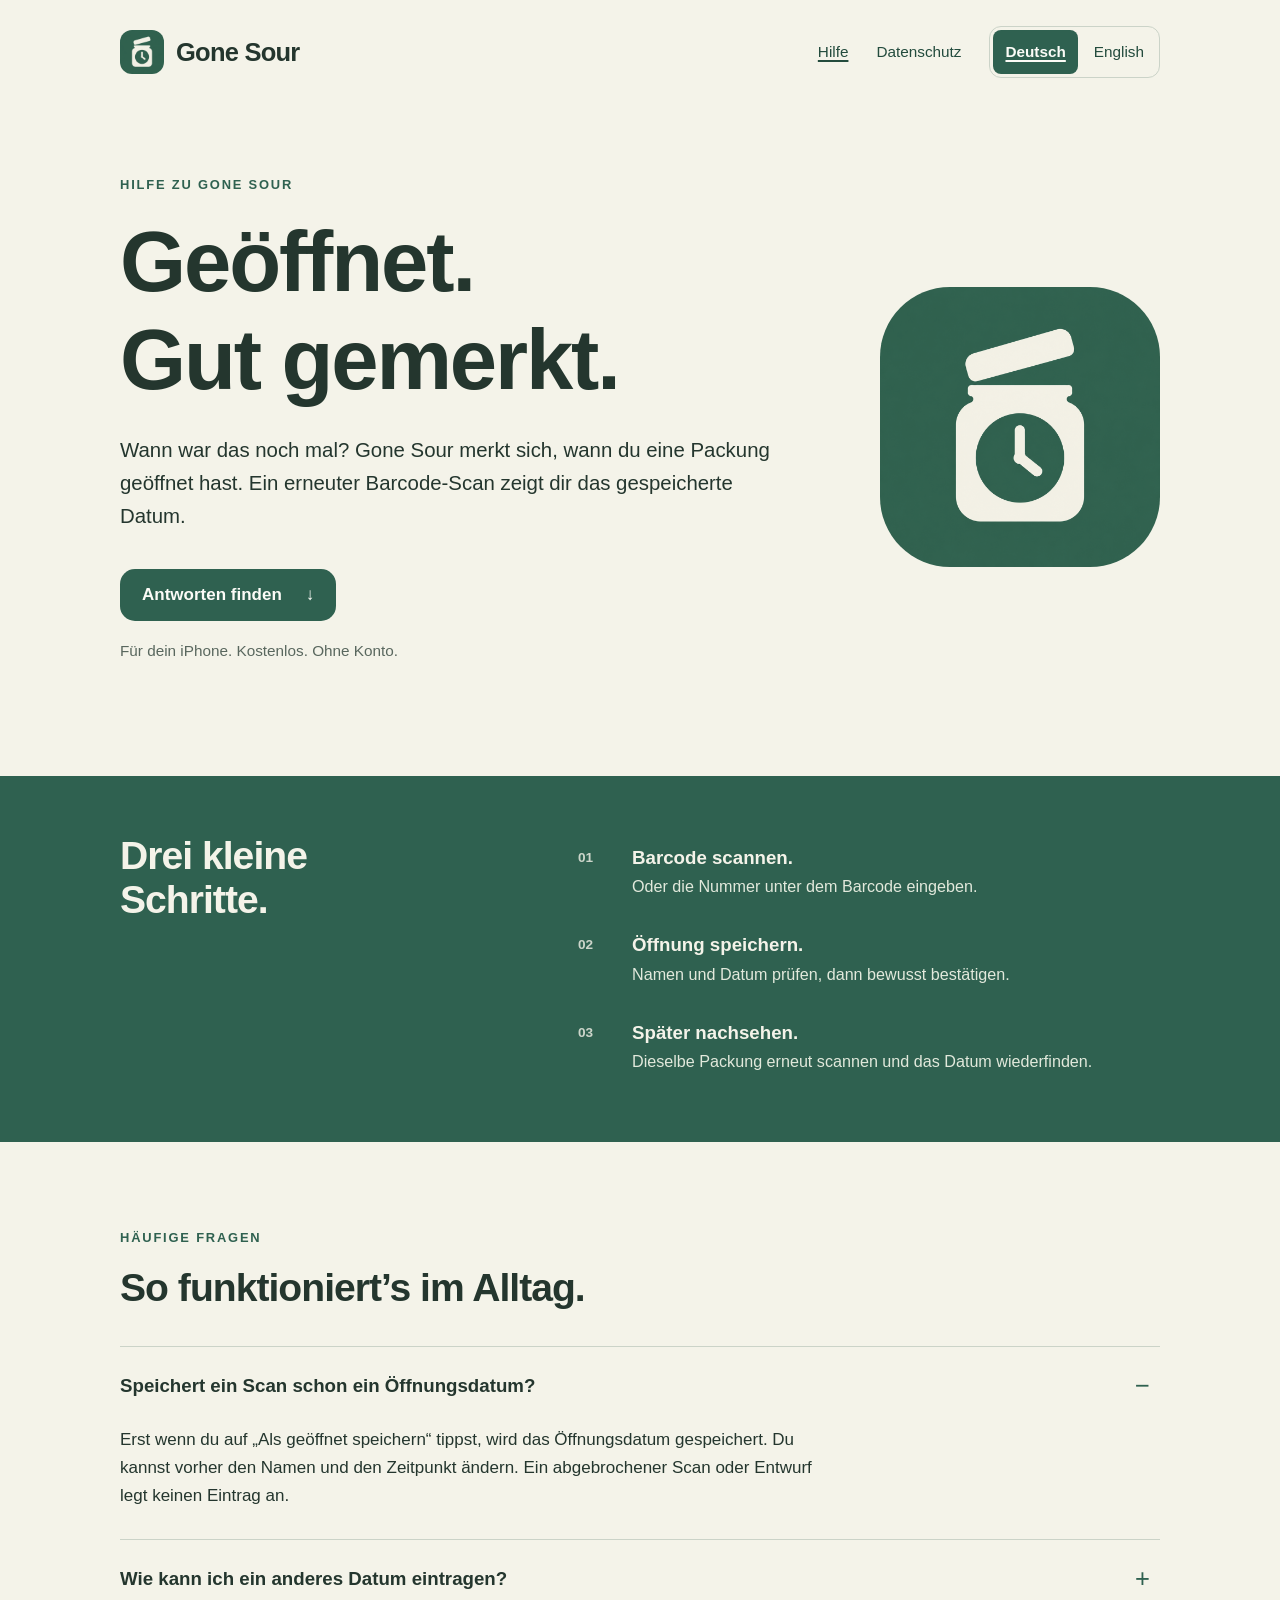
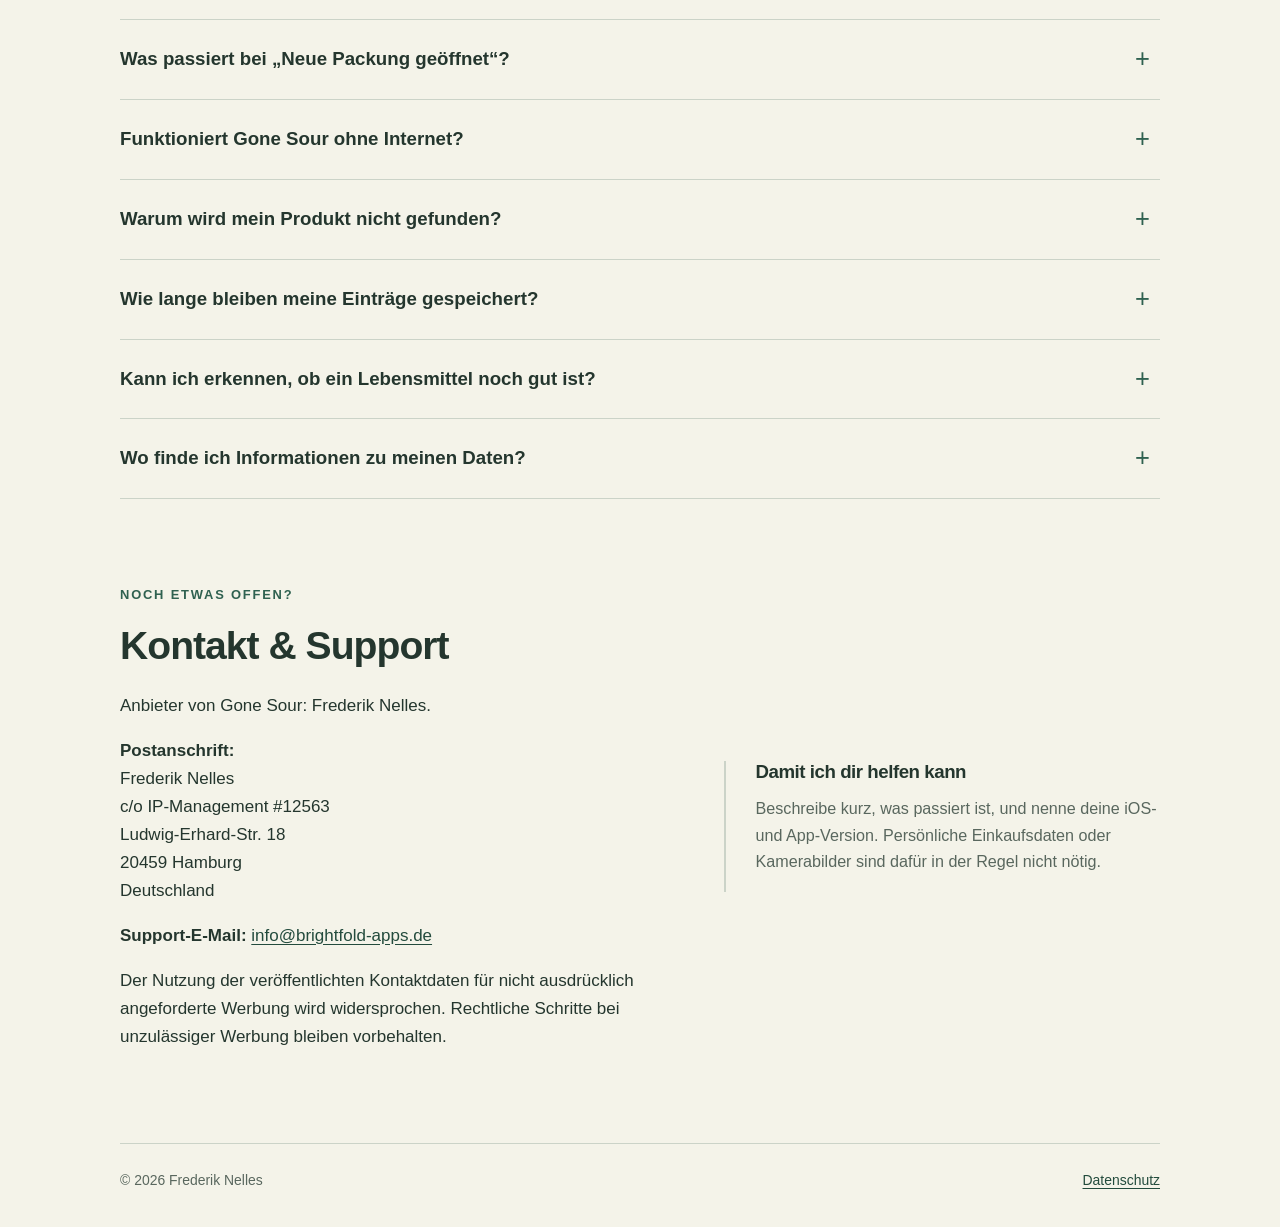
<file: index.html>
<!doctype html>
<html lang="de">
<head>
  <meta charset="utf-8">
  <meta name="viewport" content="width=device-width, initial-scale=1">
  <meta name="description" content="Hilfe für Gone Sour: Öffnungsdatum speichern, Produkte erneut scannen und deine Daten verstehen.">
  <meta name="theme-color" content="#2f6150">
  <title>Gone Sour · Hilfe & Kontakt</title>
  <link rel="icon" href="assets/app-icon.png" type="image/png">
  <link rel="stylesheet" href="styles.css">
  <link rel="alternate" hreflang="de" href="index.html">
  <link rel="alternate" hreflang="en" href="en/index.html">
</head>
<body>
  <a class="skip-link" href="#inhalt">Zum Inhalt</a>
  <header class="site-header wrapper">
    <a class="brand" href="index.html" aria-label="Gone Sour – Hilfe und Kontakt">
      <img src="assets/app-icon.png" width="44" height="44" alt="">
      <span>Gone Sour</span>
    </a>
    <div class="header-navigation">
      <nav aria-label="Hauptnavigation">
        <a href="index.html" aria-current="page">Hilfe</a>
        <a href="privacy.html">Datenschutz</a>
      </nav>
      <nav class="language-switch" aria-label="Sprache">
        <a href="index.html" lang="de" hreflang="de" aria-current="page">Deutsch</a>
        <a href="en/index.html" lang="en" hreflang="en" rel="alternate">English</a>
      </nav>
    </div>
  </header>

  <main id="inhalt">
    <section class="hero wrapper" aria-labelledby="intro-title">
      <div>
        <p class="eyebrow">Hilfe zu Gone Sour</p>
        <h1 id="intro-title">Geöffnet.<br>Gut gemerkt.</h1>
        <p class="intro">Wann war das noch mal? Gone Sour merkt sich, wann du eine Packung geöffnet hast. Ein erneuter Barcode-Scan zeigt dir das gespeicherte Datum.</p>
        <a class="button" href="#fragen">Antworten finden <span aria-hidden="true">↓</span></a>
        <p class="quiet hero-caption">Für dein iPhone. Kostenlos. Ohne Konto.</p>
      </div>
      <img class="hero-icon" src="assets/app-icon.png" width="280" height="280" alt="Ein geöffnetes Vorratsglas mit einer Uhr – das App-Symbol von Gone Sour.">
    </section>

    <section class="how-to" aria-labelledby="so-gehts">
      <div class="wrapper how-to-layout">
        <h2 id="so-gehts">Drei kleine Schritte.</h2>
        <ol class="steps">
          <li><strong>Barcode scannen.</strong><span>Oder die Nummer unter dem Barcode eingeben.</span></li>
          <li><strong>Öffnung speichern.</strong><span>Namen und Datum prüfen, dann bewusst bestätigen.</span></li>
          <li><strong>Später nachsehen.</strong><span>Dieselbe Packung erneut scannen und das Datum wiederfinden.</span></li>
        </ol>
      </div>
    </section>

    <section id="fragen" class="wrapper content-section" aria-labelledby="fragen-title">
      <p class="eyebrow">Häufige Fragen</p>
      <h2 id="fragen-title">So funktioniert’s im Alltag.</h2>
      <div class="faq">
        <details open>
          <summary>Speichert ein Scan schon ein Öffnungsdatum?</summary>
          <div><p>Erst wenn du auf „Als geöffnet speichern“ tippst, wird das Öffnungsdatum gespeichert. Du kannst vorher den Namen und den Zeitpunkt ändern. Ein abgebrochener Scan oder Entwurf legt keinen Eintrag an.</p></div>
        </details>
        <details>
          <summary>Wie kann ich ein anderes Datum eintragen?</summary>
          <div><p>Tippe vor dem Speichern auf das Öffnungsdatum und wähle den richtigen Tag und die Uhrzeit. Ein Zeitpunkt in der Zukunft ist nicht möglich.</p><p>Ist bereits ein Datum gespeichert, öffne „Neue Packung geöffnet“, wähle das gewünschte Datum und speichere erneut. Damit ersetzt du den bisherigen Eintrag für diesen Barcode.</p></div>
        </details>
        <details>
          <summary>Was passiert bei „Neue Packung geöffnet“?</summary>
          <div><p>Du kannst eine neue Öffnung für denselben Barcode speichern. Der neue Eintrag ersetzt den alten erst nach deiner Bestätigung. Mit „Abbrechen“ bleibt das bisherige Datum erhalten.</p><p>Gone Sour merkt sich einen Eintrag pro Barcode. Mehrere gleichzeitig geöffnete Packungen desselben Produkts lassen sich damit nicht getrennt verfolgen.</p></div>
        </details>
        <details>
          <summary>Funktioniert Gone Sour ohne Internet?</summary>
          <div><p>Bereits gespeicherte Produkte kannst du offline wieder aufrufen. Auch eine neue Öffnung kannst du ohne Internet speichern: Gib den gültigen Barcode und den Produktnamen selbst ein. Nur die automatische Suche nach Produktnamen und Bildern bei Open Food Facts braucht eine Internetverbindung.</p></div>
        </details>
        <details>
          <summary>Warum wird mein Produkt nicht gefunden?</summary>
          <div><p>Die externe Datenbank Open Food Facts kennt nicht jedes Produkt. Auch eine fehlende Internetverbindung kann die Suche verhindern. Du kannst den Namen selbst eintragen und trotzdem speichern. Prüfe bei manueller Eingabe auch die Nummer unter dem Barcode; unterstützt werden EAN-8, EAN-13 und UPC-A.</p></div>
        </details>
        <details>
          <summary>Wie lange bleiben meine Einträge gespeichert?</summary>
          <div><p>Einträge werden zwei Kalendermonate nach der letzten bewussten Speicherung gelöscht, sobald du die App wieder nutzt. Erneutes Nachsehen verlängert die Frist nicht. Eine neu gespeicherte Öffnung setzt die Frist für diesen Barcode neu.</p></div>
        </details>
        <details>
          <summary>Kann ich erkennen, ob ein Lebensmittel noch gut ist?</summary>
          <div><p>Gone Sour erinnert dich an das gespeicherte Öffnungsdatum. Die App bewertet weder die Haltbarkeit noch die Sicherheit eines Lebensmittels. Beachte die Hinweise auf der Verpackung, die Lagerbedingungen und den Zustand des Produkts.</p></div>
        </details>
        <details>
          <summary>Wo finde ich Informationen zu meinen Daten?</summary>
          <div><p>In der App öffnet das Info-Symbol auf der Startseite die Datenschutzhinweise. Auf dieser Website findest du sie unter <a href="privacy.html">Datenschutz</a>, einschließlich der automatischen Produktsuche bei Open Food Facts.</p></div>
        </details>
      </div>
    </section>

    <section id="kontakt" class="wrapper contact-section" aria-labelledby="kontakt-title">
      <div>
        <p class="eyebrow">Noch etwas offen?</p>
        <h2 id="kontakt-title">Kontakt & Support</h2>
        <p>Anbieter von Gone Sour: Frederik Nelles.</p>
        <p><strong>Postanschrift:</strong><br>
          Frederik Nelles<br>
          c/o IP-Management #12563<br>
          Ludwig-Erhard-Str. 18<br>
          20459 Hamburg<br>
          Deutschland
        </p>
        <p><strong>Support-E-Mail:</strong> <a href="mailto:info@brightfold-apps.de">info@brightfold-apps.de</a></p>
        <p>Der Nutzung der veröffentlichten Kontaktdaten für nicht ausdrücklich angeforderte Werbung wird widersprochen. Rechtliche Schritte bei unzulässiger Werbung bleiben vorbehalten.</p>
      </div>
      <div class="contact-help">
        <h3>Damit ich dir helfen kann</h3>
        <p>Beschreibe kurz, was passiert ist, und nenne deine iOS- und App-Version. Persönliche Einkaufsdaten oder Kamerabilder sind dafür in der Regel nicht nötig.</p>
      </div>
    </section>
  </main>

  <footer class="site-footer wrapper">
    <p>© 2026 Frederik Nelles</p>
    <a href="privacy.html">Datenschutz</a>
  </footer>
</body>
</html>
</file>
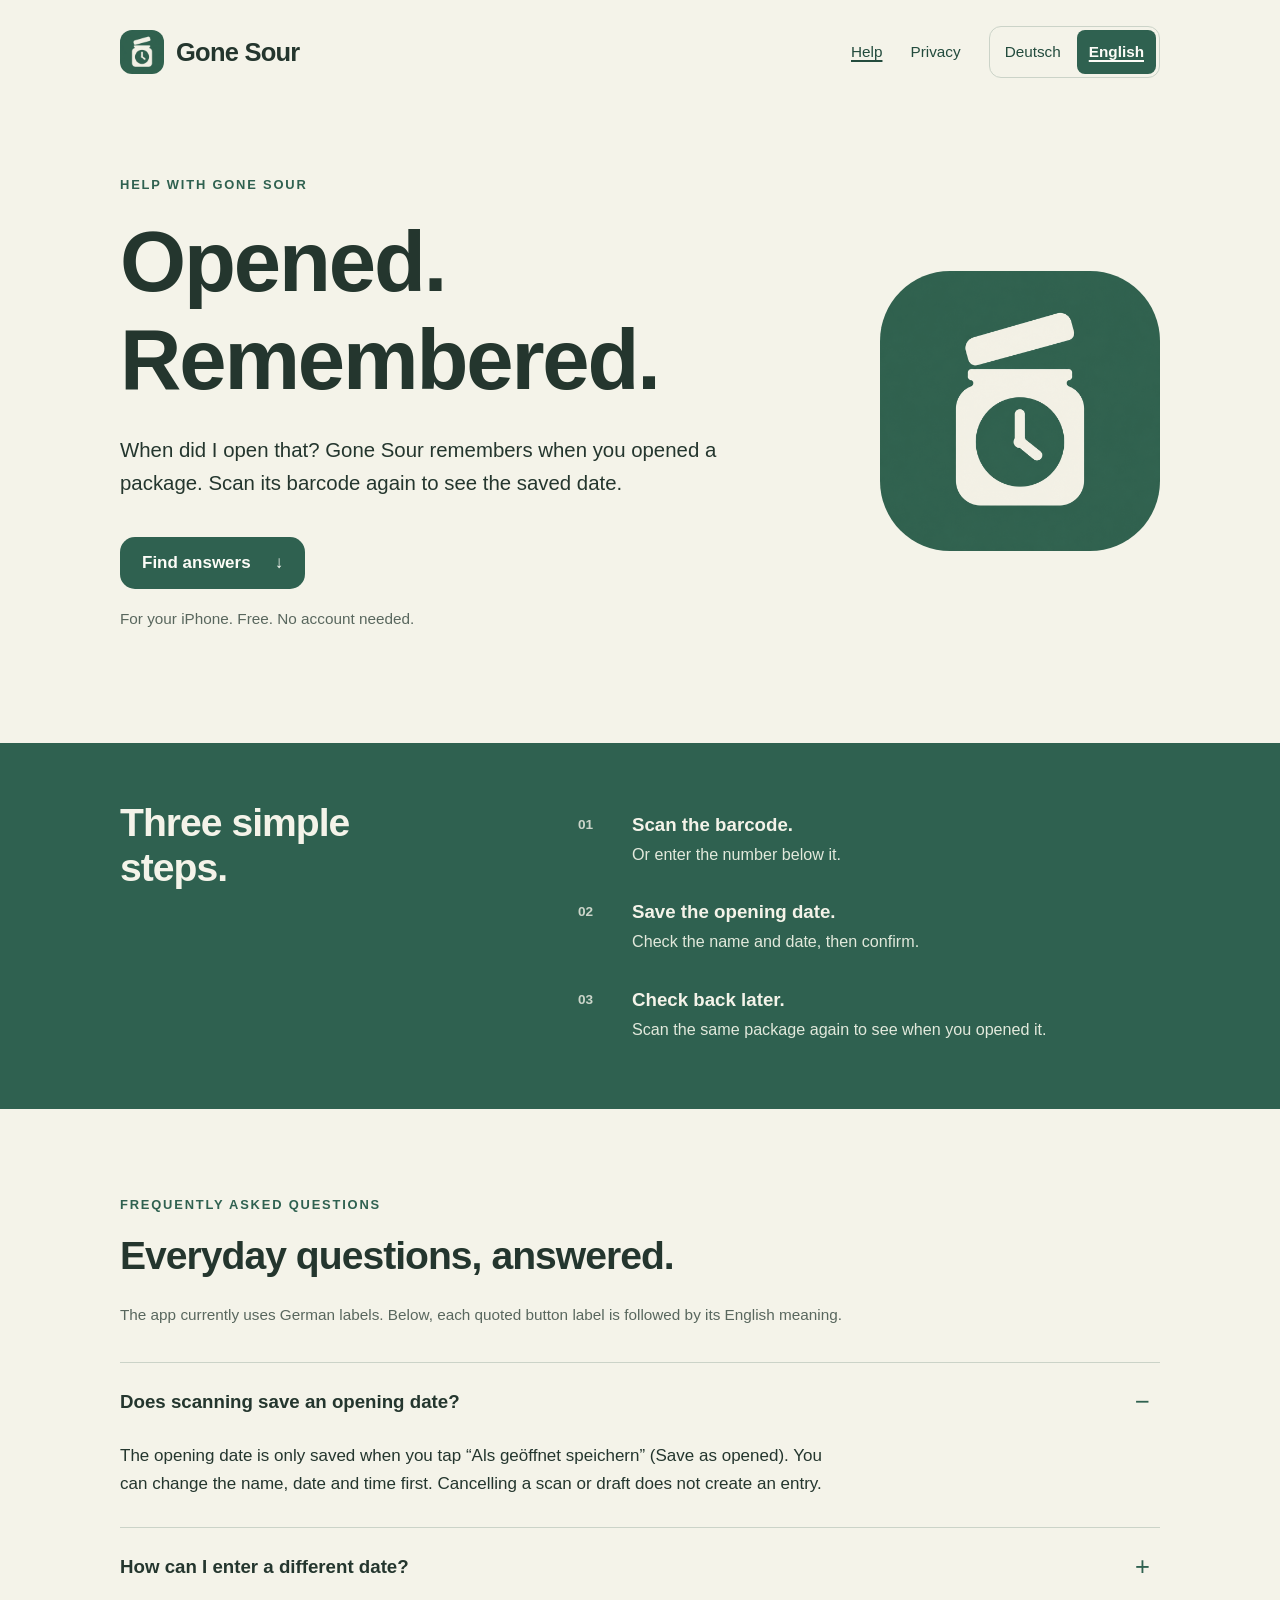
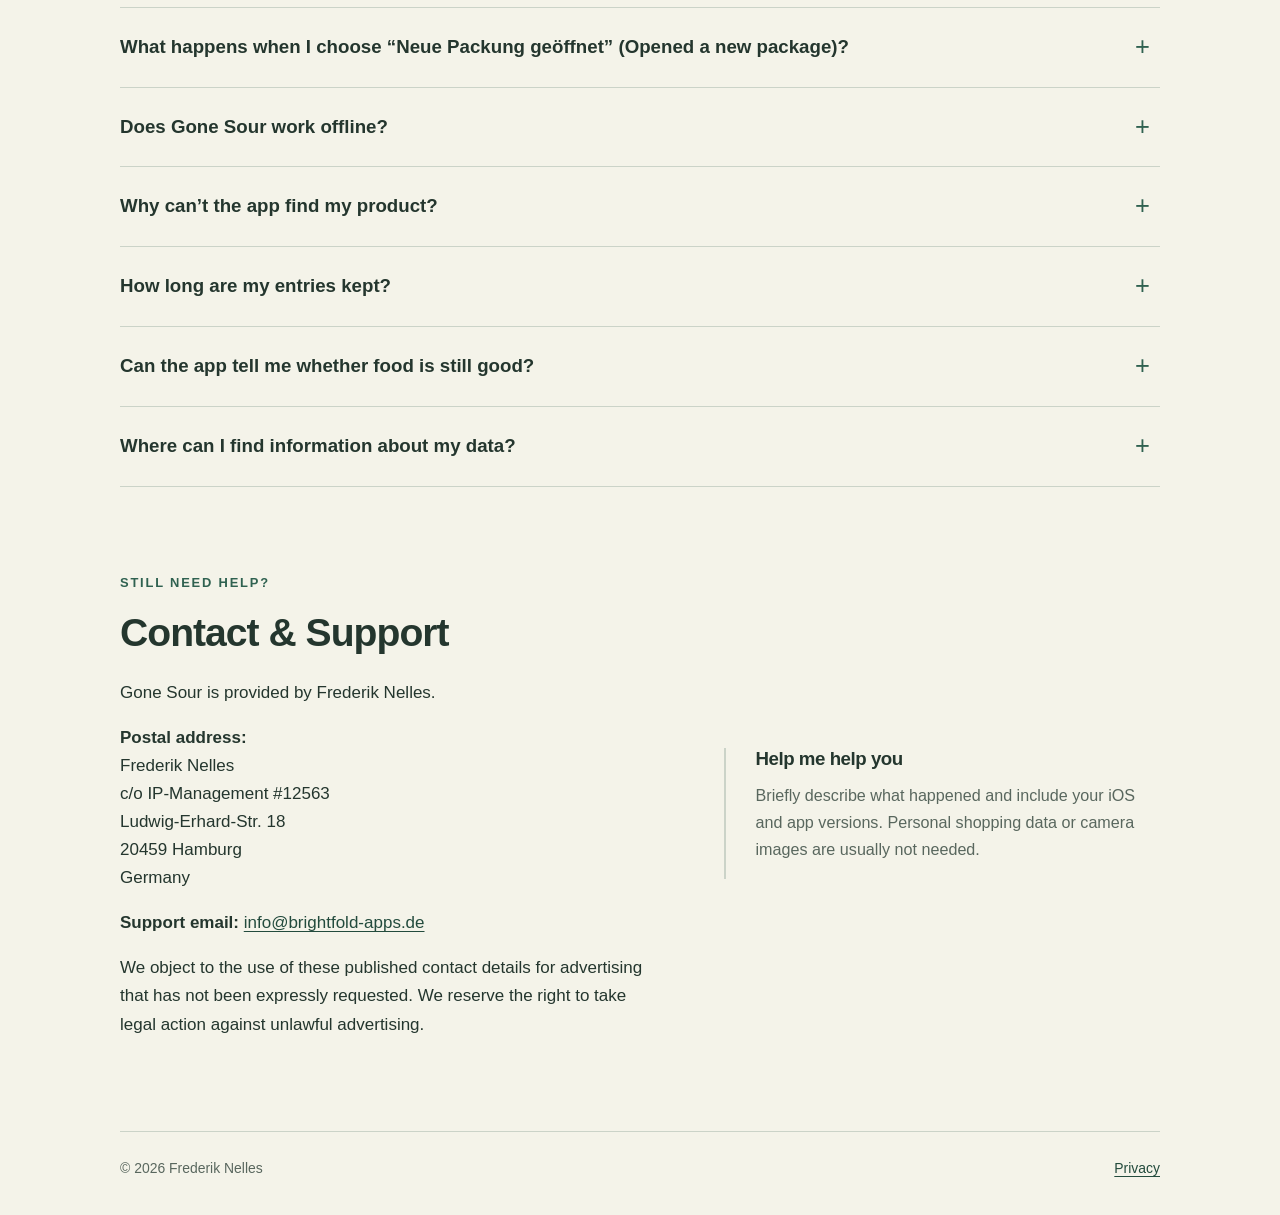
<file: en/index.html>
<!doctype html>
<html lang="en">
<head>
  <meta charset="utf-8">
  <meta name="viewport" content="width=device-width, initial-scale=1">
  <meta name="description" content="Help with Gone Sour: save opening dates, scan products again and understand your data.">
  <meta name="theme-color" content="#2f6150">
  <title>Gone Sour · Help &amp; Contact</title>
  <link rel="icon" href="../assets/app-icon.png" type="image/png">
  <link rel="stylesheet" href="../styles.css">
  <link rel="alternate" hreflang="de" href="../index.html">
  <link rel="alternate" hreflang="en" href="index.html">
</head>
<body>
  <a class="skip-link" href="#inhalt">Skip to content</a>
  <header class="site-header wrapper">
    <a class="brand" href="index.html" aria-label="Gone Sour – Help and contact">
      <img src="../assets/app-icon.png" width="44" height="44" alt="">
      <span>Gone Sour</span>
    </a>
    <div class="header-navigation">
      <nav aria-label="Main navigation">
        <a href="index.html" aria-current="page">Help</a>
        <a href="privacy.html">Privacy</a>
      </nav>
      <nav class="language-switch" aria-label="Language">
        <a href="../index.html" lang="de" hreflang="de" rel="alternate">Deutsch</a>
        <a href="index.html" lang="en" hreflang="en" aria-current="page">English</a>
      </nav>
    </div>
  </header>

  <main id="inhalt">
    <section class="hero wrapper" aria-labelledby="intro-title">
      <div>
        <p class="eyebrow">Help with Gone Sour</p>
        <h1 id="intro-title">Opened.<br>Remembered.</h1>
        <p class="intro">When did I open that? Gone Sour remembers when you opened a package. Scan its barcode again to see the saved date.</p>
        <a class="button" href="#fragen">Find answers <span aria-hidden="true">↓</span></a>
        <p class="quiet hero-caption">For your iPhone. Free. No account needed.</p>
      </div>
      <img class="hero-icon" src="../assets/app-icon.png" width="280" height="280" alt="An open storage jar with a clock – the Gone Sour app icon.">
    </section>

    <section class="how-to" aria-labelledby="so-gehts">
      <div class="wrapper how-to-layout">
        <h2 id="so-gehts">Three simple steps.</h2>
        <ol class="steps">
          <li><strong>Scan the barcode.</strong><span>Or enter the number below it.</span></li>
          <li><strong>Save the opening date.</strong><span>Check the name and date, then confirm.</span></li>
          <li><strong>Check back later.</strong><span>Scan the same package again to see when you opened it.</span></li>
        </ol>
      </div>
    </section>

    <section id="fragen" class="wrapper content-section" aria-labelledby="fragen-title">
      <p class="eyebrow">Frequently asked questions</p>
      <h2 id="fragen-title">Everyday questions, answered.</h2>
      <p class="quiet">The app currently uses German labels. Below, each quoted button label is followed by its English meaning.</p>
      <div class="faq">
        <details open>
          <summary>Does scanning save an opening date?</summary>
          <div><p>The opening date is only saved when you tap <span lang="de">“Als geöffnet speichern”</span> (Save as opened). You can change the name, date and time first. Cancelling a scan or draft does not create an entry.</p></div>
        </details>
        <details>
          <summary>How can I enter a different date?</summary>
          <div><p>Before saving, tap the opening date and choose the correct day and time. You cannot choose a time in the future.</p><p>If a date is already saved, open <span lang="de">“Neue Packung geöffnet”</span> (Opened a new package), choose the date you want and save again. This replaces the previous entry for that barcode.</p></div>
        </details>
        <details>
          <summary>What happens when I choose <span lang="de">“Neue Packung geöffnet”</span> (Opened a new package)?</summary>
          <div><p>You can save a new opening date for the same barcode. The new entry only replaces the old one after you confirm. Choosing <span lang="de">“Abbrechen”</span> (Cancel) keeps the previous date.</p><p>Gone Sour keeps one entry per barcode. It cannot track several open packages of the same product separately.</p></div>
        </details>
        <details>
          <summary>Does Gone Sour work offline?</summary>
          <div><p>You can view saved products offline. You can also save a new opening date without an internet connection by entering a valid barcode and product name yourself. Only the automatic lookup of product names and images from Open Food Facts needs an internet connection.</p></div>
        </details>
        <details>
          <summary>Why can’t the app find my product?</summary>
          <div><p>The external Open Food Facts database does not include every product. A missing internet connection can also prevent a lookup. You can enter the name yourself and still save the product. If you enter a barcode manually, check the number below it; EAN-8, EAN-13 and UPC-A are supported.</p></div>
        </details>
        <details>
          <summary>How long are my entries kept?</summary>
          <div><p>Entries are deleted two calendar months after you last explicitly saved them, the next time you use the app. Looking up an entry again does not extend the period. Saving a new opening date restarts it for that barcode.</p></div>
        </details>
        <details>
          <summary>Can the app tell me whether food is still good?</summary>
          <div><p>Gone Sour reminds you of the opening date you saved. The app does not assess a food’s shelf life or safety. Follow the instructions on the packaging and consider storage conditions and the state of the product.</p></div>
        </details>
        <details>
          <summary>Where can I find information about my data?</summary>
          <div><p>In the app, the information icon on the home screen opens the privacy notice. On this website, you can find it under <a href="privacy.html">Privacy</a>, including details about automatic product lookups through Open Food Facts.</p></div>
        </details>
      </div>
    </section>

    <section id="kontakt" class="wrapper contact-section" aria-labelledby="kontakt-title">
      <div>
        <p class="eyebrow">Still need help?</p>
        <h2 id="kontakt-title">Contact &amp; Support</h2>
        <p>Gone Sour is provided by Frederik Nelles.</p>
        <p><strong>Postal address:</strong><br>
          Frederik Nelles<br>
          c/o IP-Management #12563<br>
          Ludwig-Erhard-Str. 18<br>
          20459 Hamburg<br>
          Germany
        </p>
        <p><strong>Support email:</strong> <a href="mailto:info@brightfold-apps.de">info@brightfold-apps.de</a></p>
        <p>We object to the use of these published contact details for advertising that has not been expressly requested. We reserve the right to take legal action against unlawful advertising.</p>
      </div>
      <div class="contact-help">
        <h3>Help me help you</h3>
        <p>Briefly describe what happened and include your iOS and app versions. Personal shopping data or camera images are usually not needed.</p>
      </div>
    </section>
  </main>

  <footer class="site-footer wrapper">
    <p>© 2026 Frederik Nelles</p>
    <a href="privacy.html">Privacy</a>
  </footer>
</body>
</html>
</file>
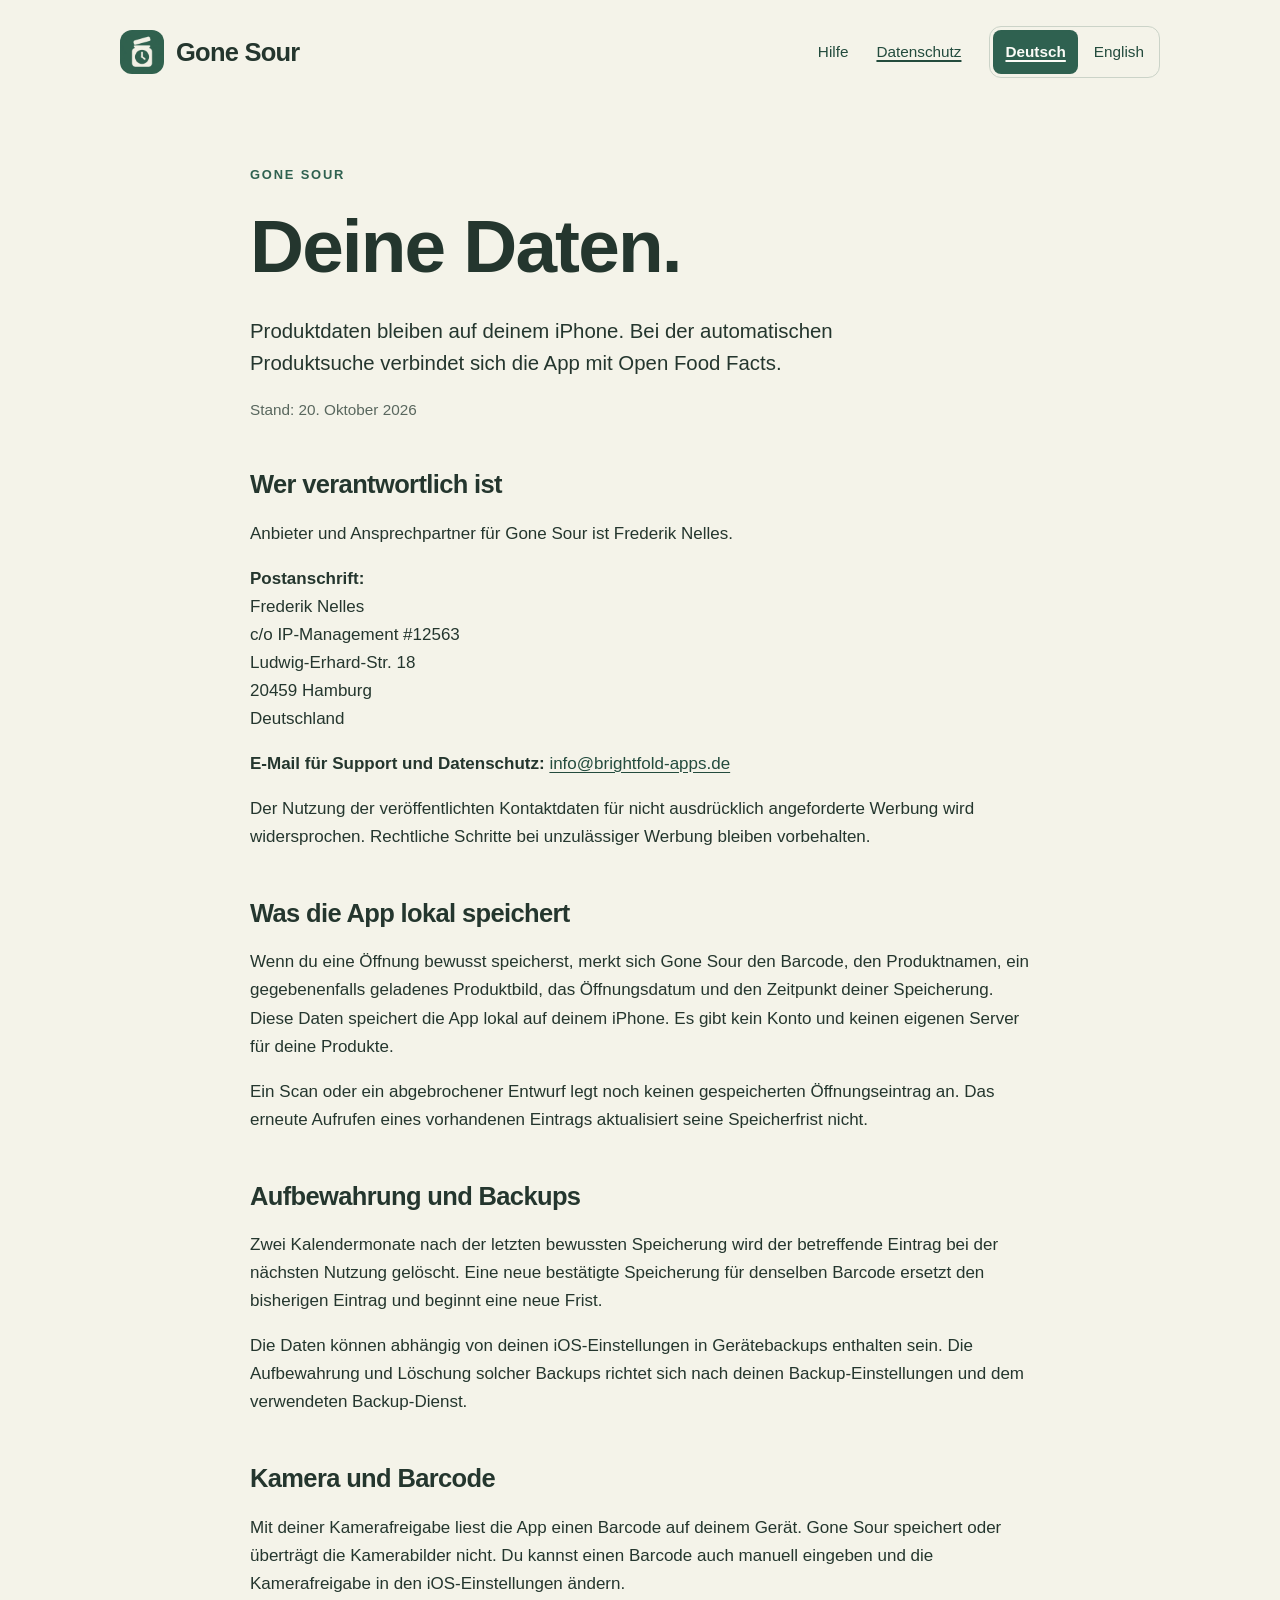
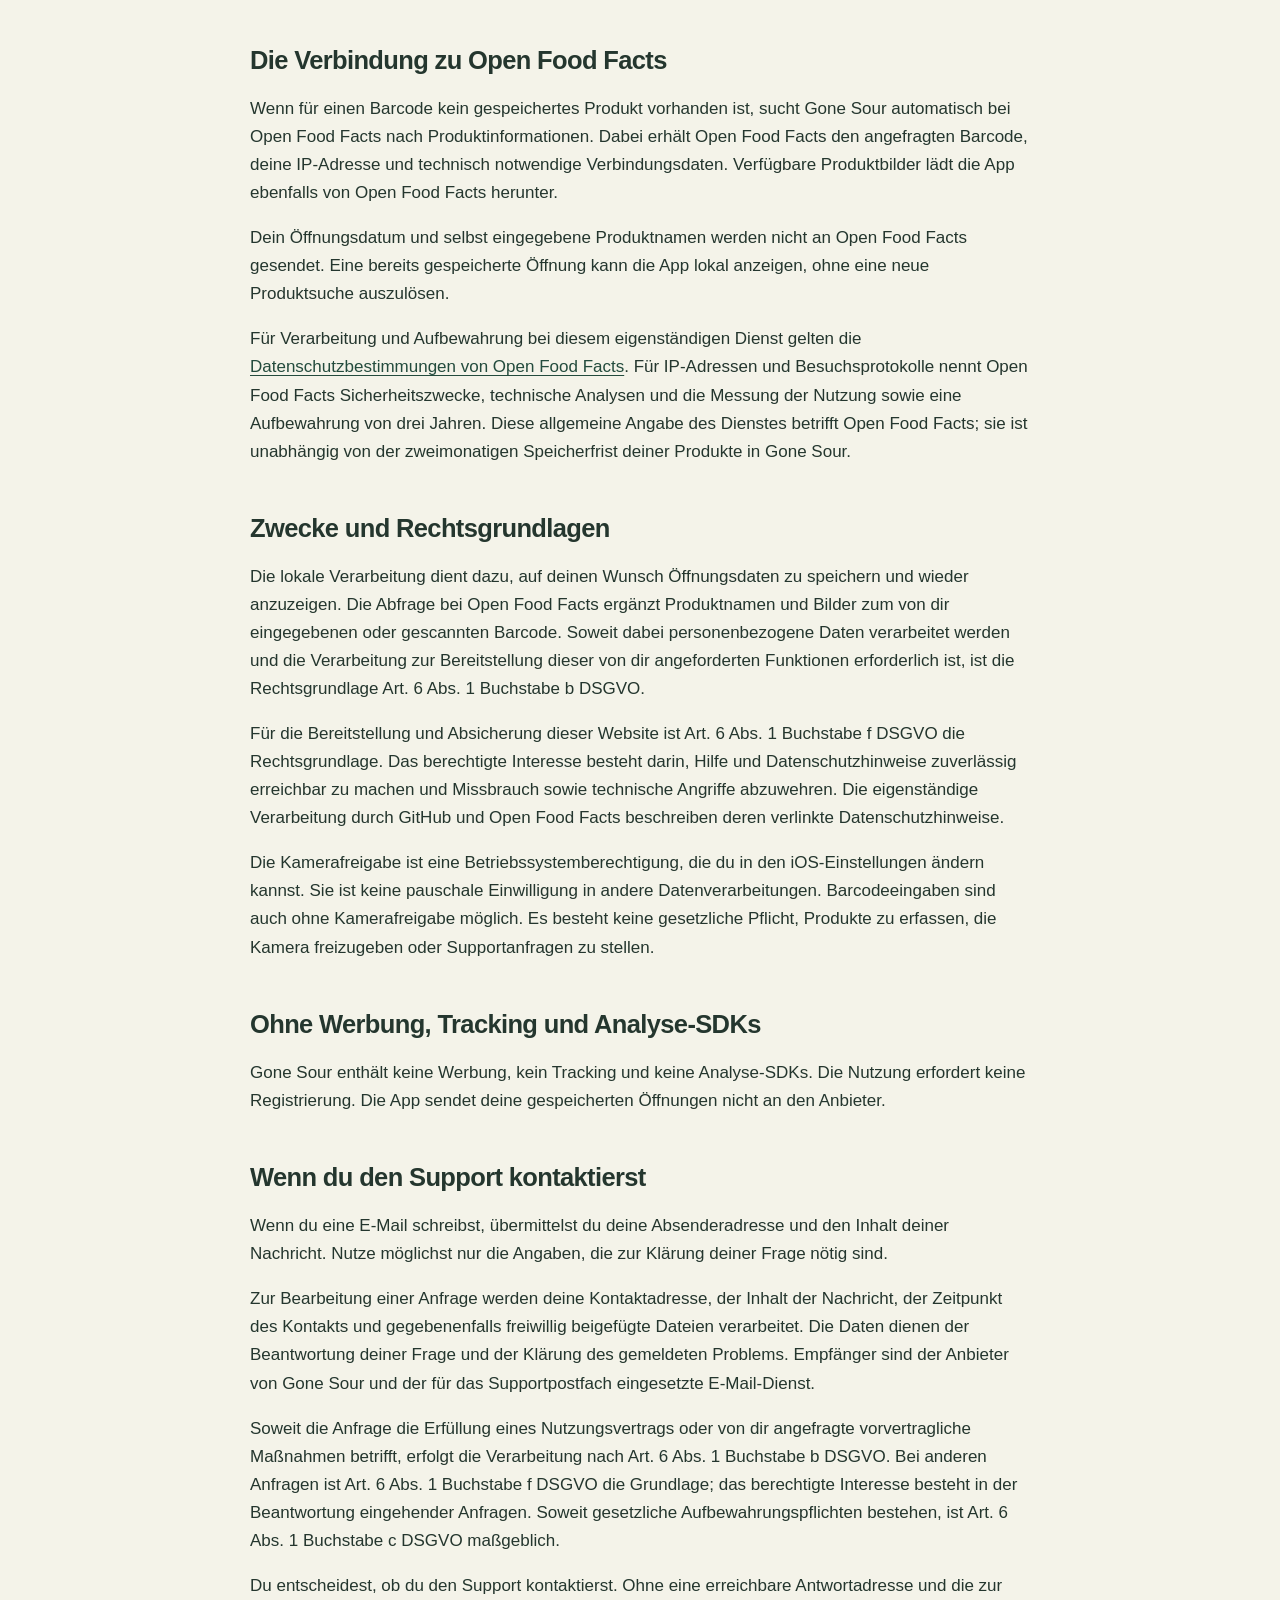
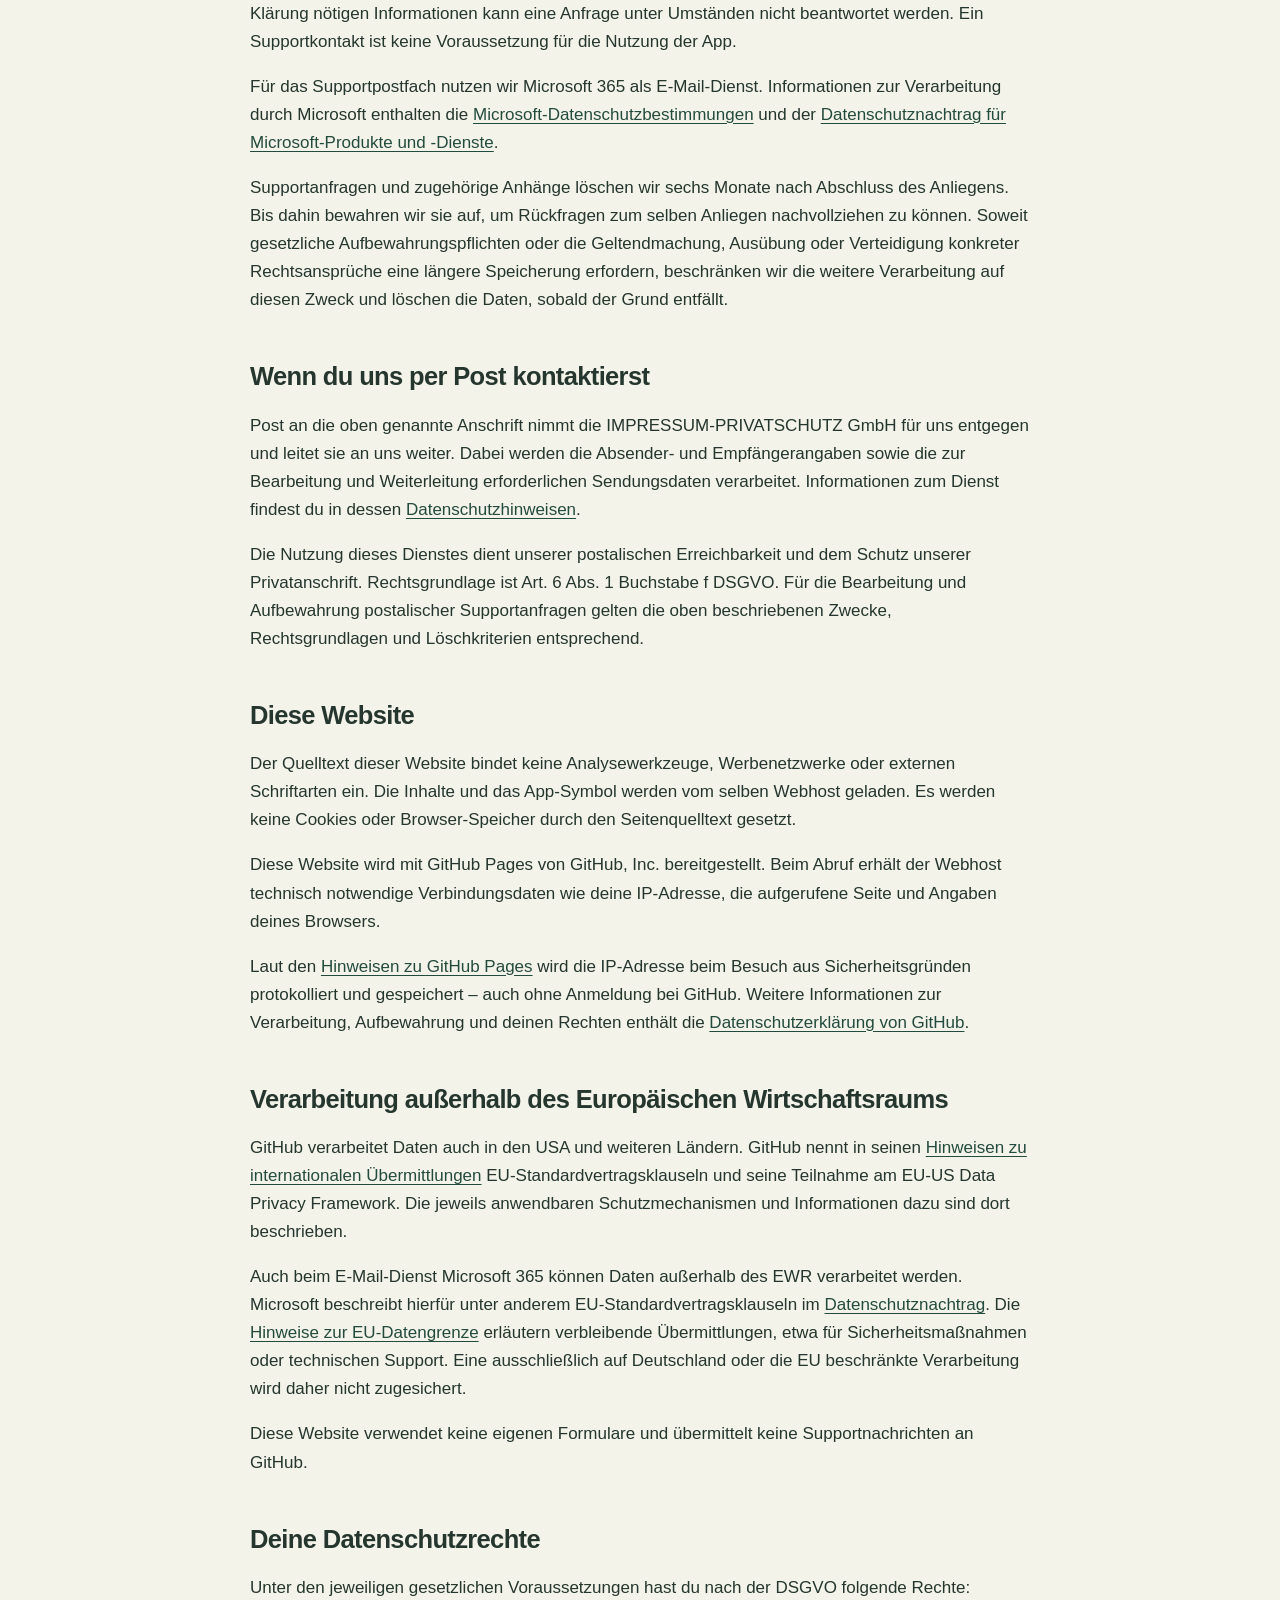
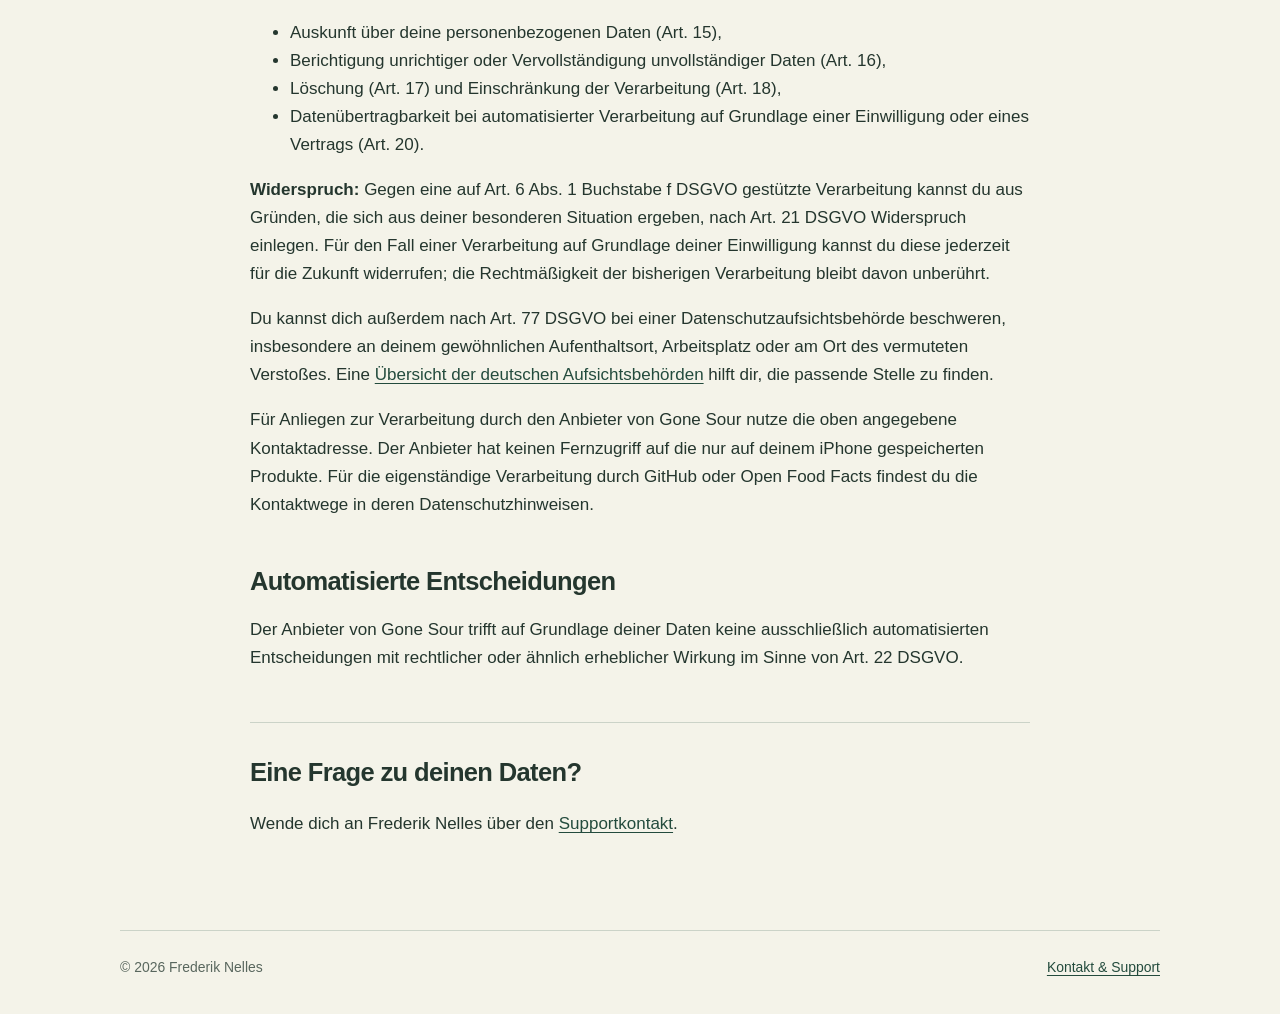
<file: privacy.html>
<!doctype html>
<html lang="de">
<head>
  <meta charset="utf-8">
  <meta name="viewport" content="width=device-width, initial-scale=1">
  <meta name="description" content="Datenschutzhinweise für Gone Sour: lokale Produktdaten, Kamera, Open Food Facts und Kontakt.">
  <meta name="theme-color" content="#2f6150">
  <title>Gone Sour · Datenschutz</title>
  <link rel="icon" href="assets/app-icon.png" type="image/png">
  <link rel="stylesheet" href="styles.css">
  <link rel="alternate" hreflang="de" href="privacy.html">
  <link rel="alternate" hreflang="en" href="en/privacy.html">
</head>
<body>
  <a class="skip-link" href="#inhalt">Zum Inhalt</a>
  <header class="site-header wrapper">
    <a class="brand" href="index.html" aria-label="Gone Sour – Hilfe und Kontakt">
      <img src="assets/app-icon.png" width="44" height="44" alt="">
      <span>Gone Sour</span>
    </a>
    <div class="header-navigation">
      <nav aria-label="Hauptnavigation">
        <a href="index.html">Hilfe</a>
        <a href="privacy.html" aria-current="page">Datenschutz</a>
      </nav>
      <nav class="language-switch" aria-label="Sprache">
        <a href="privacy.html" lang="de" hreflang="de" aria-current="page">Deutsch</a>
        <a href="en/privacy.html" lang="en" hreflang="en" rel="alternate">English</a>
      </nav>
    </div>
  </header>

  <main id="inhalt" class="wrapper legal-content">
    <p class="eyebrow">Gone Sour</p>
    <h1>Deine Daten.</h1>
    <p class="intro">Produktdaten bleiben auf deinem iPhone. Bei der automatischen Produktsuche verbindet sich die App mit Open Food Facts.</p>
    <p class="quiet">Stand: 20. Oktober 2026</p>

    <section aria-labelledby="verantwortlich">
      <h2 id="verantwortlich">Wer verantwortlich ist</h2>
      <p>Anbieter und Ansprechpartner für Gone Sour ist Frederik Nelles.</p>
      <p><strong>Postanschrift:</strong><br>
        Frederik Nelles<br>
        c/o IP-Management #12563<br>
        Ludwig-Erhard-Str. 18<br>
        20459 Hamburg<br>
        Deutschland
      </p>
      <p><strong>E-Mail für Support und Datenschutz:</strong> <a href="mailto:info@brightfold-apps.de">info@brightfold-apps.de</a></p>
      <p>Der Nutzung der veröffentlichten Kontaktdaten für nicht ausdrücklich angeforderte Werbung wird widersprochen. Rechtliche Schritte bei unzulässiger Werbung bleiben vorbehalten.</p>
    </section>

    <section aria-labelledby="lokal">
      <h2 id="lokal">Was die App lokal speichert</h2>
      <p>Wenn du eine Öffnung bewusst speicherst, merkt sich Gone Sour den Barcode, den Produktnamen, ein gegebenenfalls geladenes Produktbild, das Öffnungsdatum und den Zeitpunkt deiner Speicherung. Diese Daten speichert die App lokal auf deinem iPhone. Es gibt kein Konto und keinen eigenen Server für deine Produkte.</p>
      <p>Ein Scan oder ein abgebrochener Entwurf legt noch keinen gespeicherten Öffnungseintrag an. Das erneute Aufrufen eines vorhandenen Eintrags aktualisiert seine Speicherfrist nicht.</p>
    </section>

    <section aria-labelledby="loeschung">
      <h2 id="loeschung">Aufbewahrung und Backups</h2>
      <p>Zwei Kalendermonate nach der letzten bewussten Speicherung wird der betreffende Eintrag bei der nächsten Nutzung gelöscht. Eine neue bestätigte Speicherung für denselben Barcode ersetzt den bisherigen Eintrag und beginnt eine neue Frist.</p>
      <p>Die Daten können abhängig von deinen iOS-Einstellungen in Gerätebackups enthalten sein. Die Aufbewahrung und Löschung solcher Backups richtet sich nach deinen Backup-Einstellungen und dem verwendeten Backup-Dienst.</p>
    </section>

    <section aria-labelledby="kamera">
      <h2 id="kamera">Kamera und Barcode</h2>
      <p>Mit deiner Kamerafreigabe liest die App einen Barcode auf deinem Gerät. Gone Sour speichert oder überträgt die Kamerabilder nicht. Du kannst einen Barcode auch manuell eingeben und die Kamerafreigabe in den iOS-Einstellungen ändern.</p>
    </section>

    <section aria-labelledby="open-food-facts">
      <h2 id="open-food-facts">Die Verbindung zu Open Food Facts</h2>
      <p>Wenn für einen Barcode kein gespeichertes Produkt vorhanden ist, sucht Gone Sour automatisch bei Open Food Facts nach Produktinformationen. Dabei erhält Open Food Facts den angefragten Barcode, deine IP-Adresse und technisch notwendige Verbindungsdaten. Verfügbare Produktbilder lädt die App ebenfalls von Open Food Facts herunter.</p>
      <p>Dein Öffnungsdatum und selbst eingegebene Produktnamen werden nicht an Open Food Facts gesendet. Eine bereits gespeicherte Öffnung kann die App lokal anzeigen, ohne eine neue Produktsuche auszulösen.</p>
      <p>Für Verarbeitung und Aufbewahrung bei diesem eigenständigen Dienst gelten die <a href="https://world.openfoodfacts.org/privacy">Datenschutzbestimmungen von Open Food Facts</a>. Für IP-Adressen und Besuchsprotokolle nennt Open Food Facts Sicherheitszwecke, technische Analysen und die Messung der Nutzung sowie eine Aufbewahrung von drei Jahren. Diese allgemeine Angabe des Dienstes betrifft Open Food Facts; sie ist unabhängig von der zweimonatigen Speicherfrist deiner Produkte in Gone Sour.</p>
    </section>

    <section aria-labelledby="rechtsgrundlagen">
      <h2 id="rechtsgrundlagen">Zwecke und Rechtsgrundlagen</h2>
      <p>Die lokale Verarbeitung dient dazu, auf deinen Wunsch Öffnungsdaten zu speichern und wieder anzuzeigen. Die Abfrage bei Open Food Facts ergänzt Produktnamen und Bilder zum von dir eingegebenen oder gescannten Barcode. Soweit dabei personenbezogene Daten verarbeitet werden und die Verarbeitung zur Bereitstellung dieser von dir angeforderten Funktionen erforderlich ist, ist die Rechtsgrundlage Art. 6 Abs. 1 Buchstabe b DSGVO.</p>
      <p>Für die Bereitstellung und Absicherung dieser Website ist Art. 6 Abs. 1 Buchstabe f DSGVO die Rechtsgrundlage. Das berechtigte Interesse besteht darin, Hilfe und Datenschutzhinweise zuverlässig erreichbar zu machen und Missbrauch sowie technische Angriffe abzuwehren. Die eigenständige Verarbeitung durch GitHub und Open Food Facts beschreiben deren verlinkte Datenschutzhinweise.</p>
      <p>Die Kamerafreigabe ist eine Betriebssystemberechtigung, die du in den iOS-Einstellungen ändern kannst. Sie ist keine pauschale Einwilligung in andere Datenverarbeitungen. Barcodeeingaben sind auch ohne Kamerafreigabe möglich. Es besteht keine gesetzliche Pflicht, Produkte zu erfassen, die Kamera freizugeben oder Supportanfragen zu stellen.</p>
    </section>

    <section aria-labelledby="tracking">
      <h2 id="tracking">Ohne Werbung, Tracking und Analyse-SDKs</h2>
      <p>Gone Sour enthält keine Werbung, kein Tracking und keine Analyse-SDKs. Die Nutzung erfordert keine Registrierung. Die App sendet deine gespeicherten Öffnungen nicht an den Anbieter.</p>
    </section>

    <section aria-labelledby="support">
      <h2 id="support">Wenn du den Support kontaktierst</h2>
      <p>Wenn du eine E-Mail schreibst, übermittelst du deine Absenderadresse und den Inhalt deiner Nachricht. Nutze möglichst nur die Angaben, die zur Klärung deiner Frage nötig sind.</p>
      <p>Zur Bearbeitung einer Anfrage werden deine Kontaktadresse, der Inhalt der Nachricht, der Zeitpunkt des Kontakts und gegebenenfalls freiwillig beigefügte Dateien verarbeitet. Die Daten dienen der Beantwortung deiner Frage und der Klärung des gemeldeten Problems. Empfänger sind der Anbieter von Gone Sour und der für das Supportpostfach eingesetzte E-Mail-Dienst.</p>
      <p>Soweit die Anfrage die Erfüllung eines Nutzungsvertrags oder von dir angefragte vorvertragliche Maßnahmen betrifft, erfolgt die Verarbeitung nach Art. 6 Abs. 1 Buchstabe b DSGVO. Bei anderen Anfragen ist Art. 6 Abs. 1 Buchstabe f DSGVO die Grundlage; das berechtigte Interesse besteht in der Beantwortung eingehender Anfragen. Soweit gesetzliche Aufbewahrungspflichten bestehen, ist Art. 6 Abs. 1 Buchstabe c DSGVO maßgeblich.</p>
      <p>Du entscheidest, ob du den Support kontaktierst. Ohne eine erreichbare Antwortadresse und die zur Klärung nötigen Informationen kann eine Anfrage unter Umständen nicht beantwortet werden. Ein Supportkontakt ist keine Voraussetzung für die Nutzung der App.</p>
      <p>Für das Supportpostfach nutzen wir Microsoft 365 als E-Mail-Dienst. Informationen zur Verarbeitung durch Microsoft enthalten die <a href="https://www.microsoft.com/de-de/privacy/privacystatement">Microsoft-Datenschutzbestimmungen</a> und der <a href="https://www.microsoft.com/licensing/docs/view/Microsoft-Products-and-Services-Data-Protection-Addendum-DPA">Datenschutznachtrag für Microsoft-Produkte und -Dienste</a>.</p>
      <p>Supportanfragen und zugehörige Anhänge löschen wir sechs Monate nach Abschluss des Anliegens. Bis dahin bewahren wir sie auf, um Rückfragen zum selben Anliegen nachvollziehen zu können. Soweit gesetzliche Aufbewahrungspflichten oder die Geltendmachung, Ausübung oder Verteidigung konkreter Rechtsansprüche eine längere Speicherung erfordern, beschränken wir die weitere Verarbeitung auf diesen Zweck und löschen die Daten, sobald der Grund entfällt.</p>
    </section>

    <section aria-labelledby="post">
      <h2 id="post">Wenn du uns per Post kontaktierst</h2>
      <p>Post an die oben genannte Anschrift nimmt die IMPRESSUM-PRIVATSCHUTZ GmbH für uns entgegen und leitet sie an uns weiter. Dabei werden die Absender- und Empfängerangaben sowie die zur Bearbeitung und Weiterleitung erforderlichen Sendungsdaten verarbeitet. Informationen zum Dienst findest du in dessen <a href="https://impressum-privatschutz.de/datenschutzerklaerung/">Datenschutzhinweisen</a>.</p>
      <p>Die Nutzung dieses Dienstes dient unserer postalischen Erreichbarkeit und dem Schutz unserer Privatanschrift. Rechtsgrundlage ist Art. 6 Abs. 1 Buchstabe f DSGVO. Für die Bearbeitung und Aufbewahrung postalischer Supportanfragen gelten die oben beschriebenen Zwecke, Rechtsgrundlagen und Löschkriterien entsprechend.</p>
    </section>

    <section aria-labelledby="website">
      <h2 id="website">Diese Website</h2>
      <p>Der Quelltext dieser Website bindet keine Analysewerkzeuge, Werbenetzwerke oder externen Schriftarten ein. Die Inhalte und das App-Symbol werden vom selben Webhost geladen. Es werden keine Cookies oder Browser-Speicher durch den Seitenquelltext gesetzt.</p>
      <p>Diese Website wird mit GitHub Pages von GitHub, Inc. bereitgestellt. Beim Abruf erhält der Webhost technisch notwendige Verbindungsdaten wie deine IP-Adresse, die aufgerufene Seite und Angaben deines Browsers.</p>
      <p>Laut den <a href="https://docs.github.com/en/pages/getting-started-with-github-pages/what-is-github-pages#data-collection">Hinweisen zu GitHub Pages</a> wird die IP-Adresse beim Besuch aus Sicherheitsgründen protokolliert und gespeichert – auch ohne Anmeldung bei GitHub. Weitere Informationen zur Verarbeitung, Aufbewahrung und deinen Rechten enthält die <a href="https://docs.github.com/en/site-policy/privacy-policies/github-general-privacy-statement">Datenschutzerklärung von GitHub</a>.</p>
    </section>

    <section aria-labelledby="drittland">
      <h2 id="drittland">Verarbeitung außerhalb des Europäischen Wirtschaftsraums</h2>
      <p>GitHub verarbeitet Daten auch in den USA und weiteren Ländern. GitHub nennt in seinen <a href="https://docs.github.com/en/site-policy/privacy-policies/github-general-privacy-statement#international-data-transfers">Hinweisen zu internationalen Übermittlungen</a> EU-Standardvertragsklauseln und seine Teilnahme am EU-US Data Privacy Framework. Die jeweils anwendbaren Schutzmechanismen und Informationen dazu sind dort beschrieben.</p>
      <p>Auch beim E-Mail-Dienst Microsoft 365 können Daten außerhalb des EWR verarbeitet werden. Microsoft beschreibt hierfür unter anderem EU-Standardvertragsklauseln im <a href="https://www.microsoft.com/licensing/docs/view/Microsoft-Products-and-Services-Data-Protection-Addendum-DPA">Datenschutznachtrag</a>. Die <a href="https://learn.microsoft.com/de-de/privacy/eudb/eu-data-boundary-transfers-for-all-services">Hinweise zur EU-Datengrenze</a> erläutern verbleibende Übermittlungen, etwa für Sicherheitsmaßnahmen oder technischen Support. Eine ausschließlich auf Deutschland oder die EU beschränkte Verarbeitung wird daher nicht zugesichert.</p>
      <p>Diese Website verwendet keine eigenen Formulare und übermittelt keine Supportnachrichten an GitHub.</p>
    </section>

    <section aria-labelledby="rechte">
      <h2 id="rechte">Deine Datenschutzrechte</h2>
      <p>Unter den jeweiligen gesetzlichen Voraussetzungen hast du nach der DSGVO folgende Rechte:</p>
      <ul>
        <li>Auskunft über deine personenbezogenen Daten (Art. 15),</li>
        <li>Berichtigung unrichtiger oder Vervollständigung unvollständiger Daten (Art. 16),</li>
        <li>Löschung (Art. 17) und Einschränkung der Verarbeitung (Art. 18),</li>
        <li>Datenübertragbarkeit bei automatisierter Verarbeitung auf Grundlage einer Einwilligung oder eines Vertrags (Art. 20).</li>
      </ul>
      <p><strong>Widerspruch:</strong> Gegen eine auf Art. 6 Abs. 1 Buchstabe f DSGVO gestützte Verarbeitung kannst du aus Gründen, die sich aus deiner besonderen Situation ergeben, nach Art. 21 DSGVO Widerspruch einlegen. Für den Fall einer Verarbeitung auf Grundlage deiner Einwilligung kannst du diese jederzeit für die Zukunft widerrufen; die Rechtmäßigkeit der bisherigen Verarbeitung bleibt davon unberührt.</p>
      <p>Du kannst dich außerdem nach Art. 77 DSGVO bei einer Datenschutzaufsichtsbehörde beschweren, insbesondere an deinem gewöhnlichen Aufenthaltsort, Arbeitsplatz oder am Ort des vermuteten Verstoßes. Eine <a href="https://datenschutz.hessen.de/service/aufsichtsbehoerden-des-bundes-und-der-laender">Übersicht der deutschen Aufsichtsbehörden</a> hilft dir, die passende Stelle zu finden.</p>
      <p>Für Anliegen zur Verarbeitung durch den Anbieter von Gone Sour nutze die oben angegebene Kontaktadresse. Der Anbieter hat keinen Fernzugriff auf die nur auf deinem iPhone gespeicherten Produkte. Für die eigenständige Verarbeitung durch GitHub oder Open Food Facts findest du die Kontaktwege in deren Datenschutzhinweisen.</p>
    </section>

    <section aria-labelledby="entscheidungen">
      <h2 id="entscheidungen">Automatisierte Entscheidungen</h2>
      <p>Der Anbieter von Gone Sour trifft auf Grundlage deiner Daten keine ausschließlich automatisierten Entscheidungen mit rechtlicher oder ähnlich erheblicher Wirkung im Sinne von Art. 22 DSGVO.</p>
    </section>

    <aside class="privacy-contact" aria-label="Kontakt zu Datenschutzfragen">
      <h2>Eine Frage zu deinen Daten?</h2>
      <p>Wende dich an Frederik Nelles über den <a href="index.html#kontakt">Supportkontakt</a>.</p>
    </aside>
  </main>

  <footer class="site-footer wrapper">
    <p>© 2026 Frederik Nelles</p>
    <a href="index.html#kontakt">Kontakt & Support</a>
  </footer>
</body>
</html>
</file>
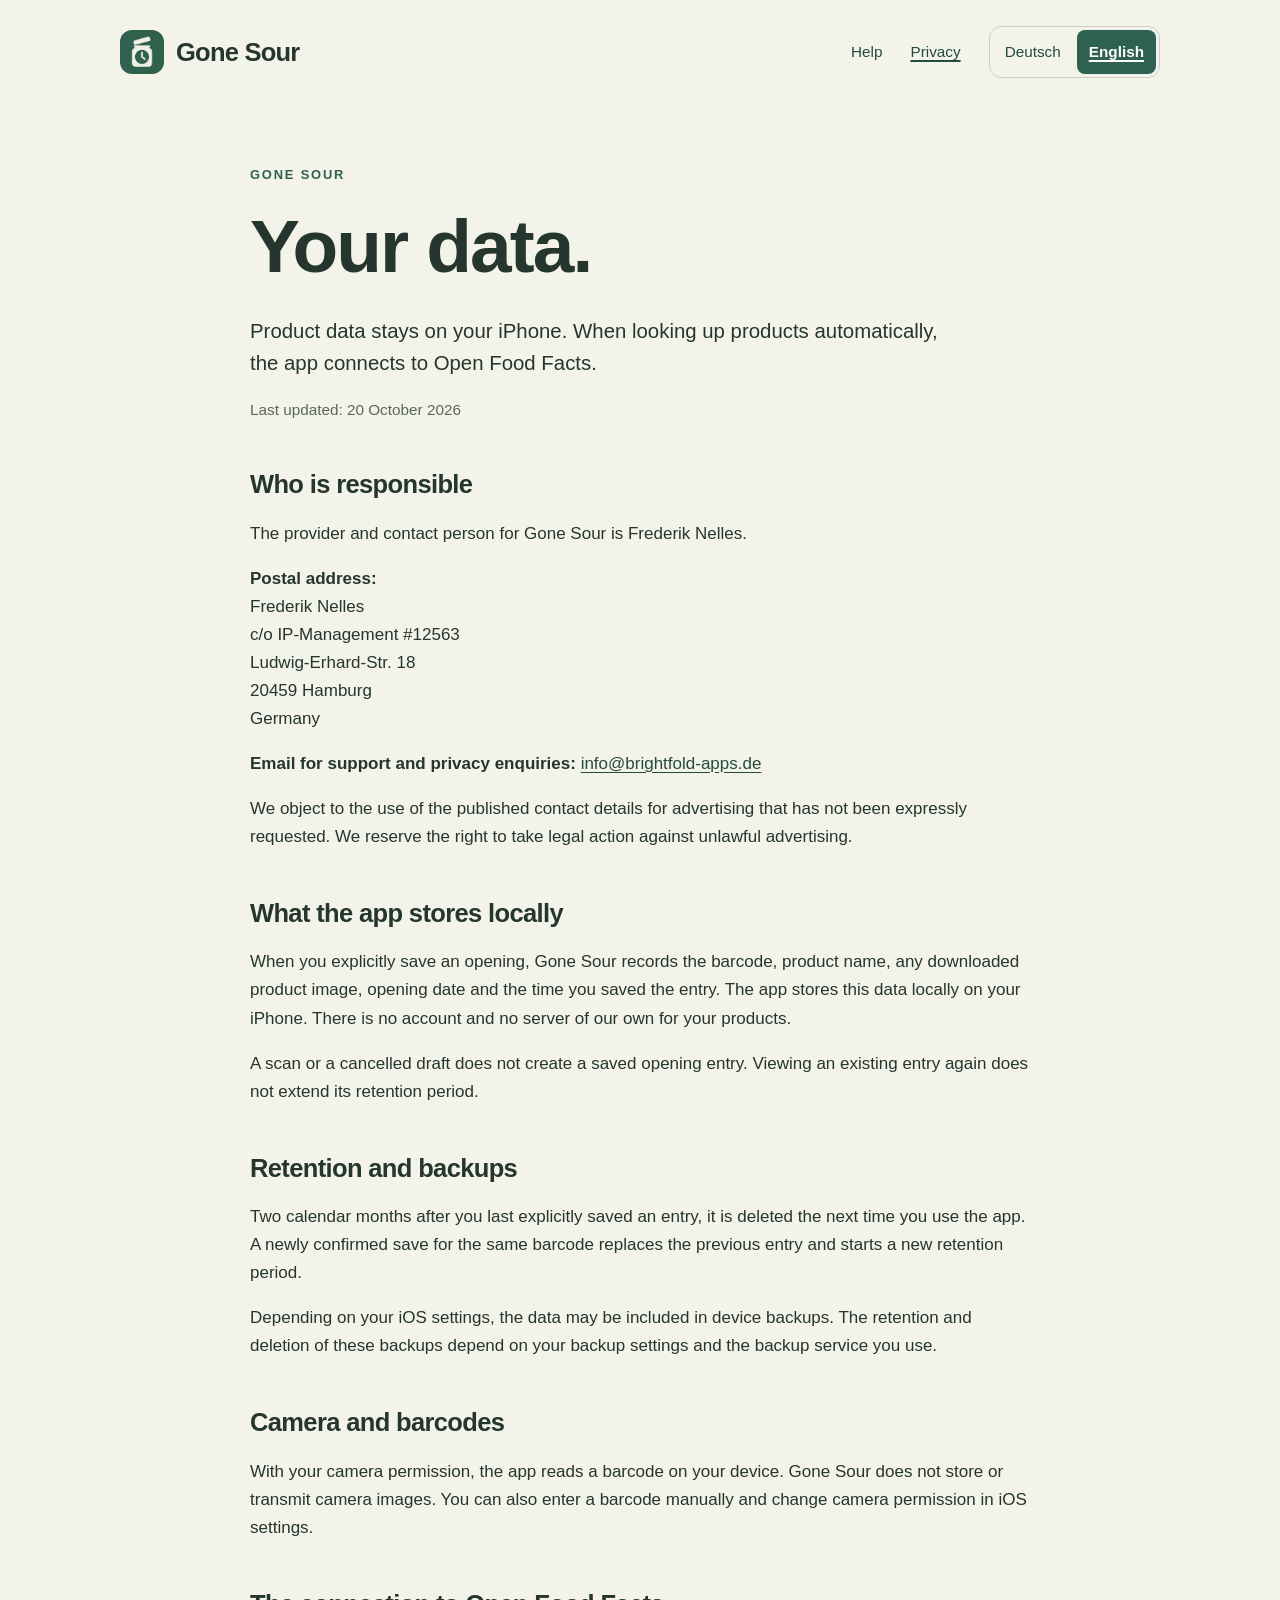
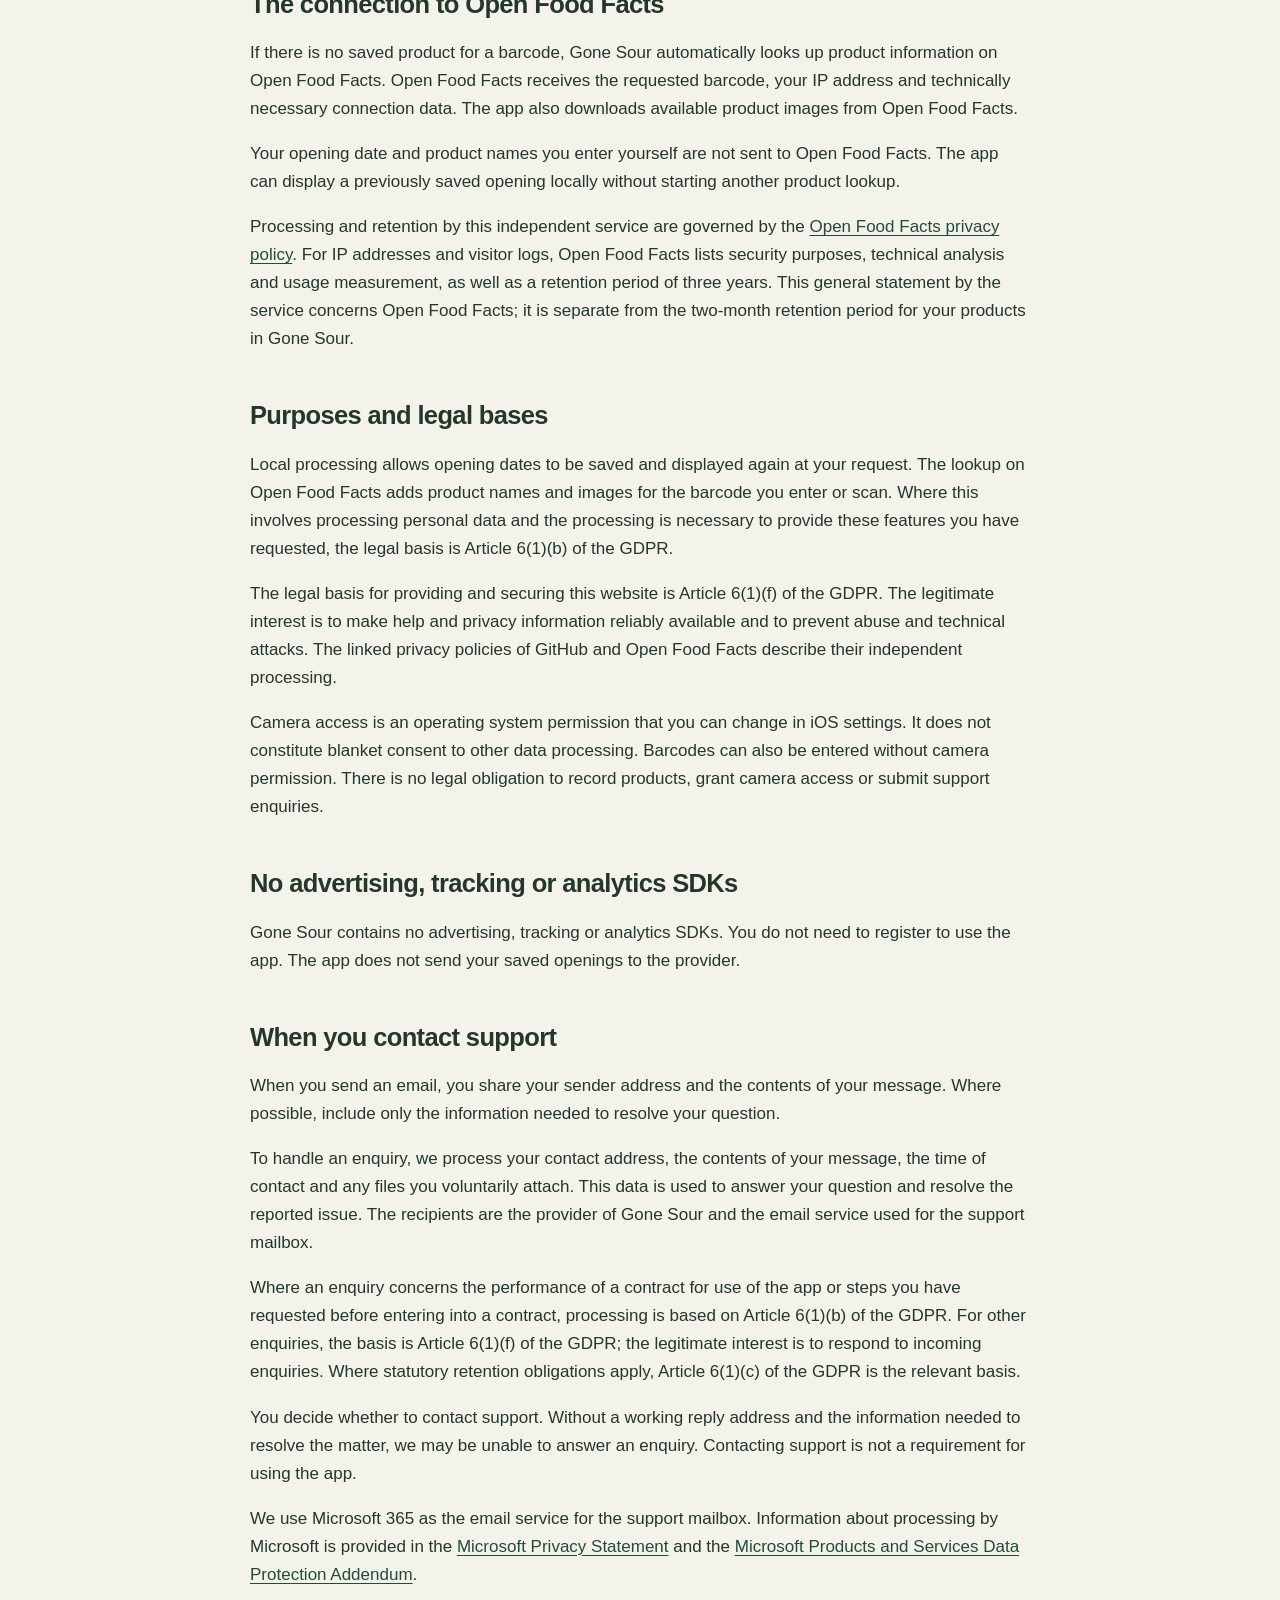
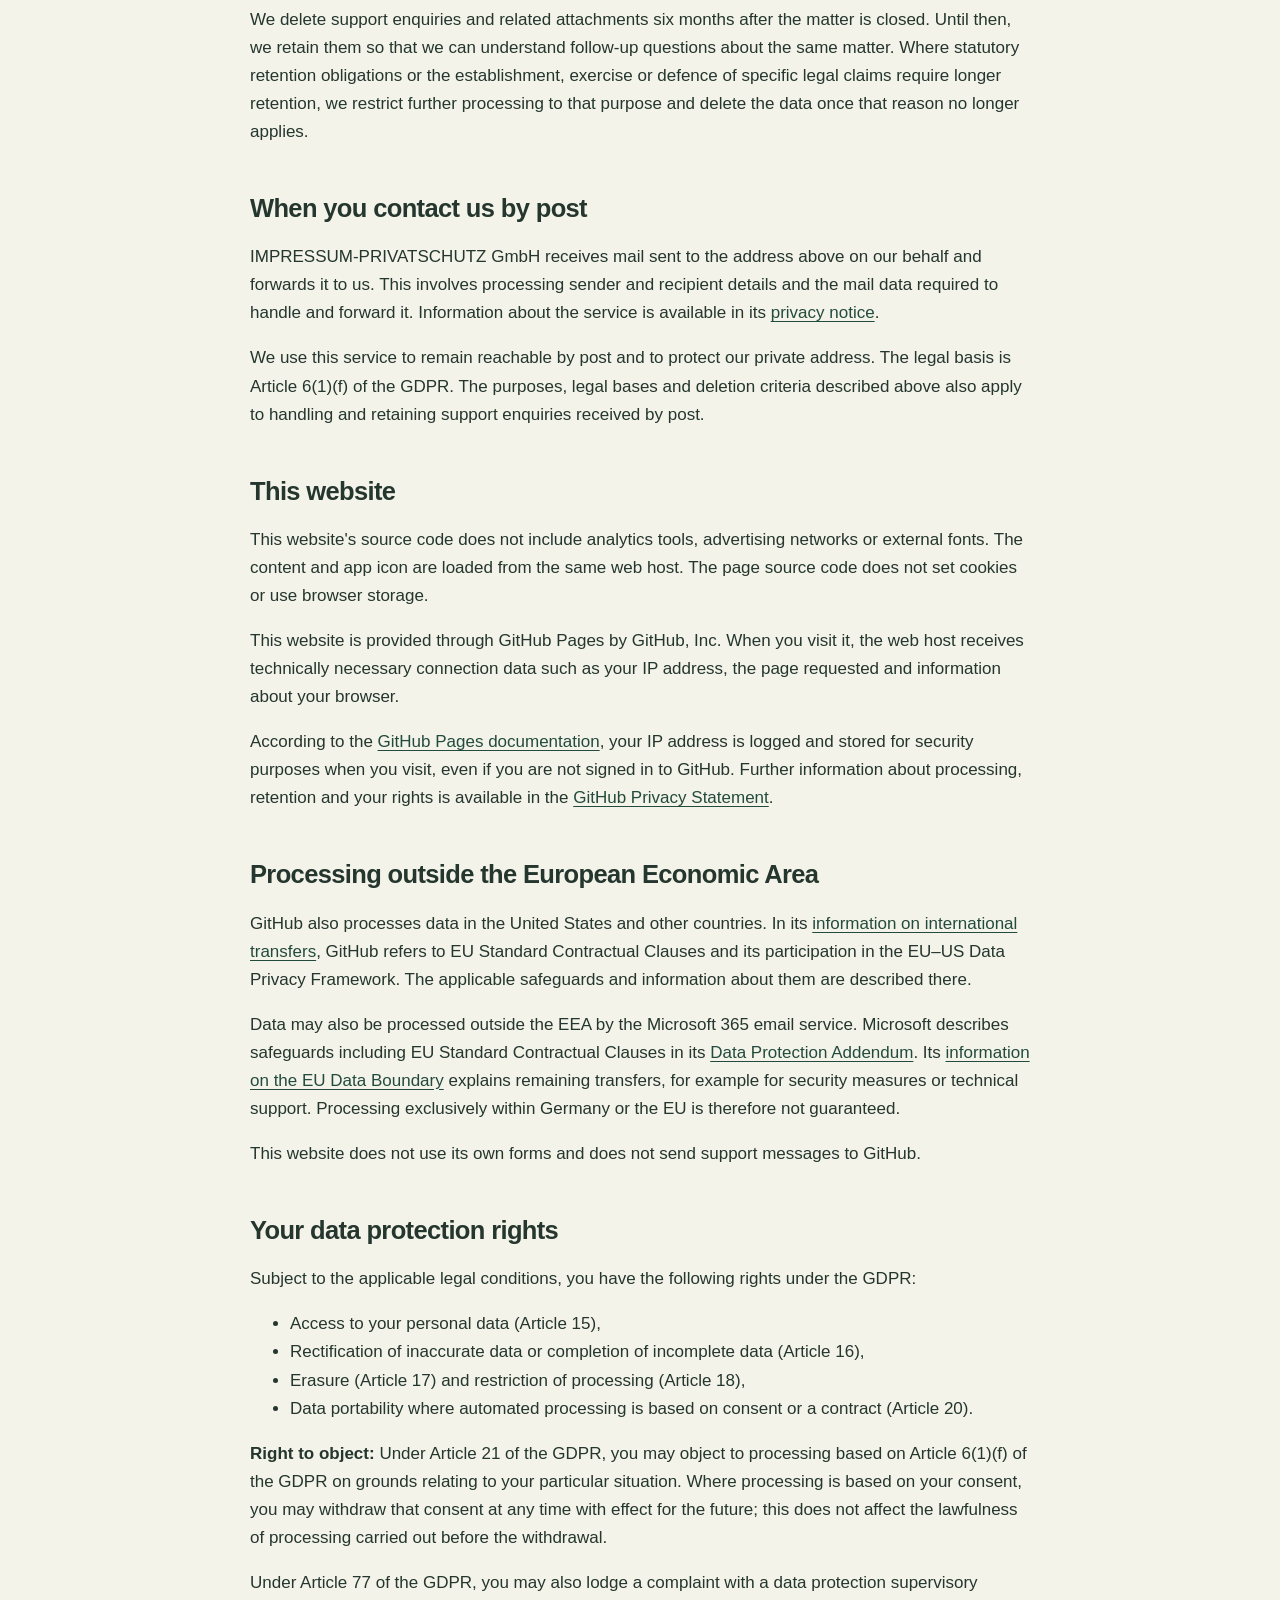
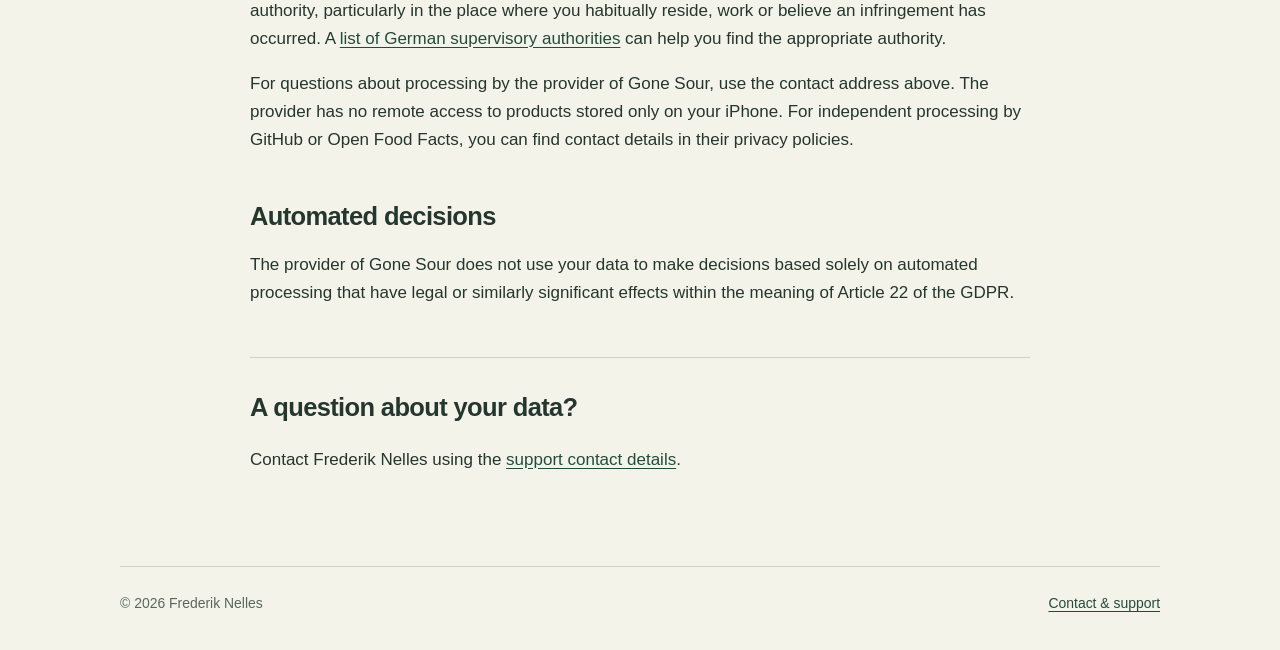
<file: en/privacy.html>
<!doctype html>
<html lang="en">
<head>
  <meta charset="utf-8">
  <meta name="viewport" content="width=device-width, initial-scale=1">
  <meta name="description" content="Privacy information for Gone Sour: local product data, camera access, Open Food Facts and contact details.">
  <meta name="theme-color" content="#2f6150">
  <title>Gone Sour · Privacy</title>
  <link rel="icon" href="../assets/app-icon.png" type="image/png">
  <link rel="stylesheet" href="../styles.css">
  <link rel="alternate" hreflang="de" href="../privacy.html">
  <link rel="alternate" hreflang="en" href="privacy.html">
</head>
<body>
  <a class="skip-link" href="#inhalt">Skip to content</a>
  <header class="site-header wrapper">
    <a class="brand" href="index.html" aria-label="Gone Sour – Help and contact">
      <img src="../assets/app-icon.png" width="44" height="44" alt="">
      <span>Gone Sour</span>
    </a>
    <div class="header-navigation">
      <nav aria-label="Main navigation">
        <a href="index.html">Help</a>
        <a href="privacy.html" aria-current="page">Privacy</a>
      </nav>
      <nav class="language-switch" aria-label="Language">
        <a href="../privacy.html" lang="de" hreflang="de" rel="alternate">Deutsch</a>
        <a href="privacy.html" lang="en" hreflang="en" aria-current="page">English</a>
      </nav>
    </div>
  </header>

  <main id="inhalt" class="wrapper legal-content">
    <p class="eyebrow">Gone Sour</p>
    <h1>Your data.</h1>
    <p class="intro">Product data stays on your iPhone. When looking up products automatically, the app connects to Open Food Facts.</p>
    <p class="quiet">Last updated: 20 October 2026</p>

    <section aria-labelledby="verantwortlich">
      <h2 id="verantwortlich">Who is responsible</h2>
      <p>The provider and contact person for Gone Sour is Frederik Nelles.</p>
      <p><strong>Postal address:</strong><br>
        Frederik Nelles<br>
        c/o IP-Management #12563<br>
        Ludwig-Erhard-Str. 18<br>
        20459 Hamburg<br>
        Germany
      </p>
      <p><strong>Email for support and privacy enquiries:</strong> <a href="mailto:info@brightfold-apps.de">info@brightfold-apps.de</a></p>
      <p>We object to the use of the published contact details for advertising that has not been expressly requested. We reserve the right to take legal action against unlawful advertising.</p>
    </section>

    <section aria-labelledby="lokal">
      <h2 id="lokal">What the app stores locally</h2>
      <p>When you explicitly save an opening, Gone Sour records the barcode, product name, any downloaded product image, opening date and the time you saved the entry. The app stores this data locally on your iPhone. There is no account and no server of our own for your products.</p>
      <p>A scan or a cancelled draft does not create a saved opening entry. Viewing an existing entry again does not extend its retention period.</p>
    </section>

    <section aria-labelledby="loeschung">
      <h2 id="loeschung">Retention and backups</h2>
      <p>Two calendar months after you last explicitly saved an entry, it is deleted the next time you use the app. A newly confirmed save for the same barcode replaces the previous entry and starts a new retention period.</p>
      <p>Depending on your iOS settings, the data may be included in device backups. The retention and deletion of these backups depend on your backup settings and the backup service you use.</p>
    </section>

    <section aria-labelledby="kamera">
      <h2 id="kamera">Camera and barcodes</h2>
      <p>With your camera permission, the app reads a barcode on your device. Gone Sour does not store or transmit camera images. You can also enter a barcode manually and change camera permission in iOS settings.</p>
    </section>

    <section aria-labelledby="open-food-facts">
      <h2 id="open-food-facts">The connection to Open Food Facts</h2>
      <p>If there is no saved product for a barcode, Gone Sour automatically looks up product information on Open Food Facts. Open Food Facts receives the requested barcode, your IP address and technically necessary connection data. The app also downloads available product images from Open Food Facts.</p>
      <p>Your opening date and product names you enter yourself are not sent to Open Food Facts. The app can display a previously saved opening locally without starting another product lookup.</p>
      <p>Processing and retention by this independent service are governed by the <a href="https://world.openfoodfacts.org/privacy">Open Food Facts privacy policy</a>. For IP addresses and visitor logs, Open Food Facts lists security purposes, technical analysis and usage measurement, as well as a retention period of three years. This general statement by the service concerns Open Food Facts; it is separate from the two-month retention period for your products in Gone Sour.</p>
    </section>

    <section aria-labelledby="rechtsgrundlagen">
      <h2 id="rechtsgrundlagen">Purposes and legal bases</h2>
      <p>Local processing allows opening dates to be saved and displayed again at your request. The lookup on Open Food Facts adds product names and images for the barcode you enter or scan. Where this involves processing personal data and the processing is necessary to provide these features you have requested, the legal basis is Article 6(1)(b) of the GDPR.</p>
      <p>The legal basis for providing and securing this website is Article 6(1)(f) of the GDPR. The legitimate interest is to make help and privacy information reliably available and to prevent abuse and technical attacks. The linked privacy policies of GitHub and Open Food Facts describe their independent processing.</p>
      <p>Camera access is an operating system permission that you can change in iOS settings. It does not constitute blanket consent to other data processing. Barcodes can also be entered without camera permission. There is no legal obligation to record products, grant camera access or submit support enquiries.</p>
    </section>

    <section aria-labelledby="tracking">
      <h2 id="tracking">No advertising, tracking or analytics SDKs</h2>
      <p>Gone Sour contains no advertising, tracking or analytics SDKs. You do not need to register to use the app. The app does not send your saved openings to the provider.</p>
    </section>

    <section aria-labelledby="support">
      <h2 id="support">When you contact support</h2>
      <p>When you send an email, you share your sender address and the contents of your message. Where possible, include only the information needed to resolve your question.</p>
      <p>To handle an enquiry, we process your contact address, the contents of your message, the time of contact and any files you voluntarily attach. This data is used to answer your question and resolve the reported issue. The recipients are the provider of Gone Sour and the email service used for the support mailbox.</p>
      <p>Where an enquiry concerns the performance of a contract for use of the app or steps you have requested before entering into a contract, processing is based on Article 6(1)(b) of the GDPR. For other enquiries, the basis is Article 6(1)(f) of the GDPR; the legitimate interest is to respond to incoming enquiries. Where statutory retention obligations apply, Article 6(1)(c) of the GDPR is the relevant basis.</p>
      <p>You decide whether to contact support. Without a working reply address and the information needed to resolve the matter, we may be unable to answer an enquiry. Contacting support is not a requirement for using the app.</p>
      <p>We use Microsoft 365 as the email service for the support mailbox. Information about processing by Microsoft is provided in the <a href="https://www.microsoft.com/de-de/privacy/privacystatement">Microsoft Privacy Statement</a> and the <a href="https://www.microsoft.com/licensing/docs/view/Microsoft-Products-and-Services-Data-Protection-Addendum-DPA">Microsoft Products and Services Data Protection Addendum</a>.</p>
      <p>We delete support enquiries and related attachments six months after the matter is closed. Until then, we retain them so that we can understand follow-up questions about the same matter. Where statutory retention obligations or the establishment, exercise or defence of specific legal claims require longer retention, we restrict further processing to that purpose and delete the data once that reason no longer applies.</p>
    </section>

    <section aria-labelledby="post">
      <h2 id="post">When you contact us by post</h2>
      <p>IMPRESSUM-PRIVATSCHUTZ GmbH receives mail sent to the address above on our behalf and forwards it to us. This involves processing sender and recipient details and the mail data required to handle and forward it. Information about the service is available in its <a href="https://impressum-privatschutz.de/datenschutzerklaerung/">privacy notice</a>.</p>
      <p>We use this service to remain reachable by post and to protect our private address. The legal basis is Article 6(1)(f) of the GDPR. The purposes, legal bases and deletion criteria described above also apply to handling and retaining support enquiries received by post.</p>
    </section>

    <section aria-labelledby="website">
      <h2 id="website">This website</h2>
      <p>This website's source code does not include analytics tools, advertising networks or external fonts. The content and app icon are loaded from the same web host. The page source code does not set cookies or use browser storage.</p>
      <p>This website is provided through GitHub Pages by GitHub, Inc. When you visit it, the web host receives technically necessary connection data such as your IP address, the page requested and information about your browser.</p>
      <p>According to the <a href="https://docs.github.com/en/pages/getting-started-with-github-pages/what-is-github-pages#data-collection">GitHub Pages documentation</a>, your IP address is logged and stored for security purposes when you visit, even if you are not signed in to GitHub. Further information about processing, retention and your rights is available in the <a href="https://docs.github.com/en/site-policy/privacy-policies/github-general-privacy-statement">GitHub Privacy Statement</a>.</p>
    </section>

    <section aria-labelledby="drittland">
      <h2 id="drittland">Processing outside the European Economic Area</h2>
      <p>GitHub also processes data in the United States and other countries. In its <a href="https://docs.github.com/en/site-policy/privacy-policies/github-general-privacy-statement#international-data-transfers">information on international transfers</a>, GitHub refers to EU Standard Contractual Clauses and its participation in the EU–US Data Privacy Framework. The applicable safeguards and information about them are described there.</p>
      <p>Data may also be processed outside the EEA by the Microsoft 365 email service. Microsoft describes safeguards including EU Standard Contractual Clauses in its <a href="https://www.microsoft.com/licensing/docs/view/Microsoft-Products-and-Services-Data-Protection-Addendum-DPA">Data Protection Addendum</a>. Its <a href="https://learn.microsoft.com/de-de/privacy/eudb/eu-data-boundary-transfers-for-all-services">information on the EU Data Boundary</a> explains remaining transfers, for example for security measures or technical support. Processing exclusively within Germany or the EU is therefore not guaranteed.</p>
      <p>This website does not use its own forms and does not send support messages to GitHub.</p>
    </section>

    <section aria-labelledby="rechte">
      <h2 id="rechte">Your data protection rights</h2>
      <p>Subject to the applicable legal conditions, you have the following rights under the GDPR:</p>
      <ul>
        <li>Access to your personal data (Article 15),</li>
        <li>Rectification of inaccurate data or completion of incomplete data (Article 16),</li>
        <li>Erasure (Article 17) and restriction of processing (Article 18),</li>
        <li>Data portability where automated processing is based on consent or a contract (Article 20).</li>
      </ul>
      <p><strong>Right to object:</strong> Under Article 21 of the GDPR, you may object to processing based on Article 6(1)(f) of the GDPR on grounds relating to your particular situation. Where processing is based on your consent, you may withdraw that consent at any time with effect for the future; this does not affect the lawfulness of processing carried out before the withdrawal.</p>
      <p>Under Article 77 of the GDPR, you may also lodge a complaint with a data protection supervisory authority, particularly in the place where you habitually reside, work or believe an infringement has occurred. A <a href="https://datenschutz.hessen.de/service/aufsichtsbehoerden-des-bundes-und-der-laender">list of German supervisory authorities</a> can help you find the appropriate authority.</p>
      <p>For questions about processing by the provider of Gone Sour, use the contact address above. The provider has no remote access to products stored only on your iPhone. For independent processing by GitHub or Open Food Facts, you can find contact details in their privacy policies.</p>
    </section>

    <section aria-labelledby="entscheidungen">
      <h2 id="entscheidungen">Automated decisions</h2>
      <p>The provider of Gone Sour does not use your data to make decisions based solely on automated processing that have legal or similarly significant effects within the meaning of Article 22 of the GDPR.</p>
    </section>

    <aside class="privacy-contact" aria-label="Contact for privacy questions">
      <h2>A question about your data?</h2>
      <p>Contact Frederik Nelles using the <a href="index.html#kontakt">support contact details</a>.</p>
    </aside>
  </main>

  <footer class="site-footer wrapper">
    <p>© 2026 Frederik Nelles</p>
    <a href="index.html#kontakt">Contact &amp; support</a>
  </footer>
</body>
</html>
</file>
<file: styles.css>
:root {
  color-scheme: light;
  --green: #2f6150;
  --green-dark: #234b3d;
  --ink: #24362e;
  --muted: #59675e;
  --ivory: #f4f3e9;
  --surface: #fcfcf7;
  --line: #cbd3c8;
  font-family: -apple-system, BlinkMacSystemFont, "Segoe UI", sans-serif;
  font-size: 17px;
  line-height: 1.65;
  color: var(--ink);
  background: var(--ivory);
  text-rendering: optimizeLegibility;
}

* { box-sizing: border-box; }
body { margin: 0; }
a { color: var(--green-dark); text-underline-offset: .2em; }
a:hover { text-decoration-thickness: 2px; }
a:focus-visible, summary:focus-visible { outline: 3px solid var(--green); outline-offset: 5px; border-radius: 4px; }
img { max-width: 100%; height: auto; display: block; }
p { margin: 0 0 1rem; }
h1, h2, h3 { line-height: 1.15; letter-spacing: -.025em; }
h1 { font-size: clamp(3.1rem, 7vw, 5rem); margin: 0 0 1.5rem; font-weight: 750; }
h2 { font-size: clamp(1.65rem, 4vw, 2.3rem); margin: 0 0 1.35rem; font-weight: 700; }
h3 { font-size: 1.1rem; margin: 0 0 .75rem; }
.wrapper { width: min(1040px, calc(100% - 64px)); margin-inline: auto; }
.skip-link { position: absolute; top: -100px; left: 20px; padding: 12px 20px; background: var(--surface); z-index: 5; }
.skip-link:focus { top: 12px; }
.draft-note { padding: 10px 24px; text-align: center; font-size: .82rem; background: #e8e4d3; color: #4b4c3b; }
.site-header { display: flex; flex-wrap: wrap; align-items: center; justify-content: space-between; gap: 20px; padding-block: 26px; }
.brand { display: inline-flex; align-items: center; gap: 12px; color: var(--ink); text-decoration: none; font-size: 1.5rem; font-weight: 750; letter-spacing: -.03em; }
.brand img { border-radius: 12px; }
.header-navigation { display: flex; flex-wrap: wrap; align-items: center; gap: 16px 28px; }
.site-header nav { display: flex; flex-wrap: wrap; align-items: center; gap: 28px; font-size: .9rem; }
.site-header nav a { display: inline-flex; align-items: center; min-height: 44px; padding-block: 8px; text-decoration: none; }
.site-header nav a[aria-current="page"] { text-decoration: underline; text-decoration-thickness: 2px; }
.site-header .language-switch { gap: 4px; padding: 3px; border: 1px solid var(--line); border-radius: 12px; }
.language-switch a { padding-inline: 12px; border-radius: 8px; }
.language-switch a[aria-current="page"] { color: var(--surface); background: var(--green); font-weight: 650; }
.hero { display: grid; grid-template-columns: 1fr 280px; align-items: center; gap: 85px; padding-block: 70px 95px; }
.eyebrow { color: var(--green); font-size: .76rem; letter-spacing: .14em; text-transform: uppercase; font-weight: 700; margin-bottom: 18px; }
.intro { font-size: 1.2rem; line-height: 1.6; max-width: 34em; }
.hero-icon { border-radius: 25%; }
.button { display: inline-flex; align-items: center; gap: 24px; min-height: 50px; margin-top: 20px; padding: 12px 22px; color: var(--surface); background: var(--green); border-radius: 15px; font-weight: 650; text-decoration: none; }
.button:hover { background: var(--green-dark); }
.quiet { color: var(--muted); font-size: .9rem; }
.hero-caption { margin-top: 17px; }
.how-to { background: var(--green); color: var(--ivory); padding-block: 52px; }
.how-to-layout { display: grid; grid-template-columns: .8fr 1.2fr; gap: 70px; }
.how-to h2 { max-width: 8em; margin: 6px 0; }
.steps { list-style: none; margin: 0; padding: 0; counter-reset: steps; }
.steps li { counter-increment: steps; display: grid; grid-template-columns: 36px 1fr; column-gap: 18px; padding-block: 15px; }
.steps li::before { content: counter(steps, decimal-leading-zero); grid-row: 1 / span 2; font-size: .8rem; font-weight: 650; opacity: .8; padding-top: 4px; }
.steps strong { font-size: 1.1rem; }
.steps span { font-size: .95rem; color: #e2e9dc; }
.content-section { padding-block: 85px 55px; scroll-margin-top: 25px; }
.faq { margin-top: 35px; border-top: 1px solid var(--line); }
.faq details { border-bottom: 1px solid var(--line); }
.faq summary { position: relative; padding: 24px 44px 24px 0; font-weight: 650; font-size: 1.1rem; cursor: pointer; list-style: none; }
.faq summary::-webkit-details-marker { display: none; }
.faq summary::after { content: "+"; position: absolute; right: 10px; top: 21px; color: var(--green); font-size: 1.5rem; font-weight: 400; line-height: 1.4; }
.faq details[open] summary::after { content: "−"; }
.faq details > div { padding: 0 40px 12px 0; max-width: 760px; }
.contact-section { display: grid; grid-template-columns: 1.1fr .9fr; gap: 70px; padding-block: 30px 75px; }
.contact-help { align-self: center; padding-left: 30px; border-left: 2px solid var(--line); }
.contact-help p { font-size: .95rem; color: var(--muted); }
.pending-contact { color: #6b5126; background: #ebe6d7; padding: 14px 18px; border-radius: 12px; font-size: .9rem; }
.site-footer { border-top: 1px solid var(--line); display: flex; flex-wrap: wrap; justify-content: space-between; gap: 12px 25px; padding-block: 25px 35px; font-size: .82rem; color: var(--muted); }
.site-footer p { margin: 0; }
.legal-content { max-width: 780px; padding-block: 60px 75px; }
.legal-content h1 { font-size: clamp(2.7rem, 7vw, 4.4rem); }
.legal-content section { margin-top: 48px; }
.legal-content section h2 { font-size: 1.5rem; margin-bottom: 20px; }
.privacy-contact { margin-top: 50px; border-top: 1px solid var(--line); padding-top: 35px; }
.privacy-contact h2 { font-size: 1.5rem; }

@media (max-width: 760px) {
  .wrapper { width: calc(100% - 40px); }
  .site-header { padding-block: 20px; }
  .header-navigation { width: 100%; justify-content: space-between; gap: 12px 20px; }
  .site-header nav { gap: 18px; font-size: .82rem; }
  .brand { gap: 9px; font-size: 1.3rem; }
  .brand img { width: 36px; height: 36px; border-radius: 10px; }
  .hero { grid-template-columns: 1fr; gap: 35px; padding-block: 45px 60px; }
  .hero-icon { width: 150px; height: 150px; grid-row: 1; }
  .hero h1 { font-size: clamp(3rem, 13vw, 4.5rem); }
  .hero:lang(en) h1 { font-size: clamp(2.4rem, 12vw, 4.5rem); }
  .intro { font-size: 1.1rem; }
  .how-to-layout, .contact-section { grid-template-columns: 1fr; gap: 25px; }
  .how-to { padding-block: 38px; }
  .how-to h2 { max-width: none; }
  .content-section { padding-block: 60px 40px; }
  .faq summary { font-size: 1rem; padding-block: 22px; }
  .faq details > div { padding-right: 5px; }
  .contact-section { padding-block: 20px 50px; }
  .contact-help { padding-left: 20px; }
  .legal-content { padding-block: 38px 50px; }
  .legal-content section { margin-top: 38px; }
}

@media (max-width: 400px) {
  .site-header { flex-wrap: wrap; gap: 12px 20px; }
}

@media (prefers-reduced-motion: no-preference) {
  html { scroll-behavior: smooth; }
}

@media print {
  .site-header nav, .draft-note, .hero-icon, .button { display: none; }
  :root { background: white; color: black; font-size: 12pt; }
  .wrapper { width: 100%; }
  .hero, .how-to-layout, .contact-section { display: block; }
  .how-to { background: white; color: black; }
  .steps span { color: black; }
  .legal-content section { break-inside: avoid; }
}
</file>
